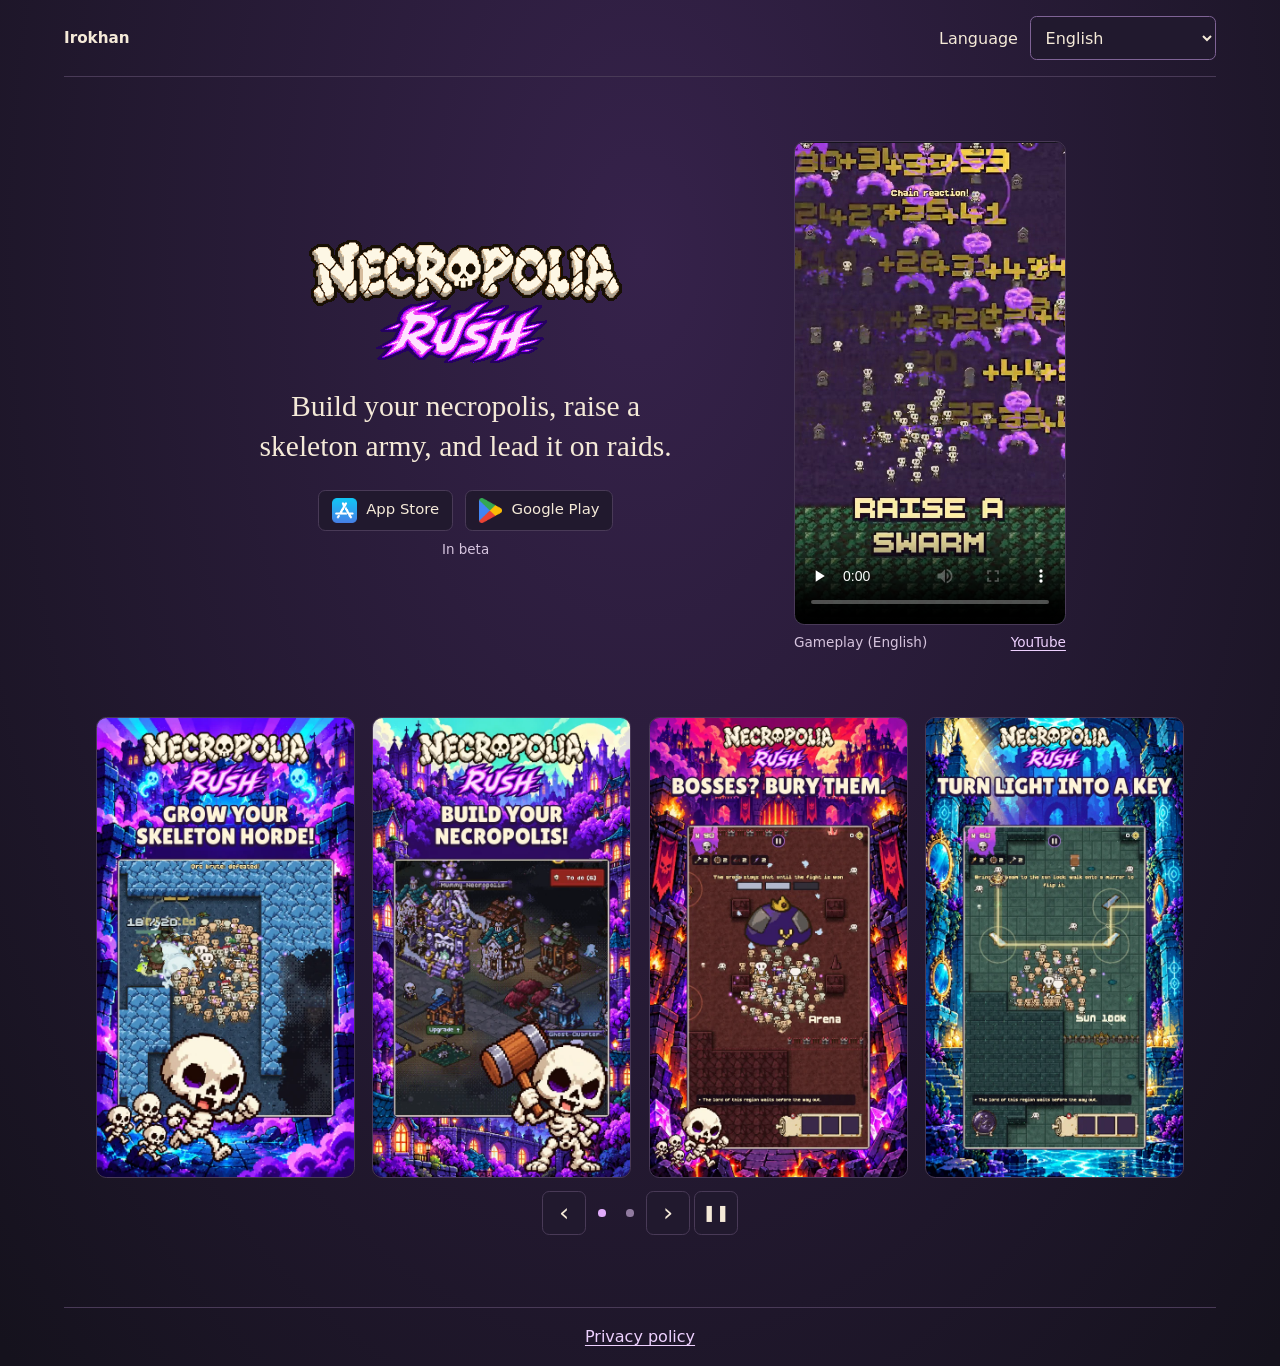
<file: index.html>
<!doctype html>
<html lang="en">
<head>
  <meta charset="utf-8">
  <meta name="viewport" content="width=device-width, initial-scale=1">
  <meta name="description" content="Build your necropolis, raise a skeleton army, and lead it on raids.">
  <meta name="theme-color" content="#15121d">
  <title>Necropolia Rush · Irokhan</title>
  <link rel="stylesheet" href="styles.css?v=trailer">
  <script src="carousel.js" defer></script>
  <script src="languages.js?v=trailer" defer></script>
</head>
<body>
  <header class="site-header">
    <a class="brand" href="./">Irokhan</a>
    <div id="language-controls" hidden>
      <label for="language" id="language-label">Language</label>
      <select id="language"></select>
    </div>
  </header>
  <main class="home">
    <div class="showcase">
      <div class="hero">
        <h1><img src="necropolia-rush.png" width="325" height="135" alt="Necropolia Rush"></h1>
        <p class="intro" id="intro">Build your necropolis, raise a skeleton army, and lead it on raids.</p>
        <div class="platforms">
          <span class="platform"><img src="screens/app-store.png" width="25" height="25" alt="">App Store</span>
          <span class="platform"><img src="screens/google-play.png" width="23" height="25" alt="">Google Play</span>
        </div>
        <p class="release-status" id="release-status">In beta</p>
      </div>
      <figure class="trailer">
        <video id="gameplay" controls playsinline preload="none" poster="gameplay-poster.jpg"
               width="720" height="1280" aria-labelledby="trailer-label">
          <source src="gameplay-en.mp4" type="video/mp4">
        </video>
        <figcaption>
          <span id="trailer-label">Gameplay (English)</span>
          <a href="https://www.youtube.com/shorts/objVRK7YWBU">YouTube</a>
        </figcaption>
      </figure>
    </div>
    <section class="gallery" id="carousel" aria-label="Screenshots" hidden>
      <div class="carousel-viewport" id="screenshots"></div>
      <div class="carousel-controls">
        <button class="carousel-button" id="carousel-prev" type="button" aria-label="Previous">
          <span aria-hidden="true">‹</span>
        </button>
        <div class="carousel-dots" id="carousel-dots"></div>
        <button class="carousel-button" id="carousel-next" type="button" aria-label="Next">
          <span aria-hidden="true">›</span>
        </button>
        <button class="carousel-button carousel-rotation" id="carousel-play" type="button" aria-label="Pause autoplay">
          <span aria-hidden="true"></span>
        </button>
      </div>
    </section>
  </main>
  <footer class="site-footer">
    <a id="privacy-link" href="privacy.html">Privacy policy</a>
  </footer>
</body>
</html>
</file>
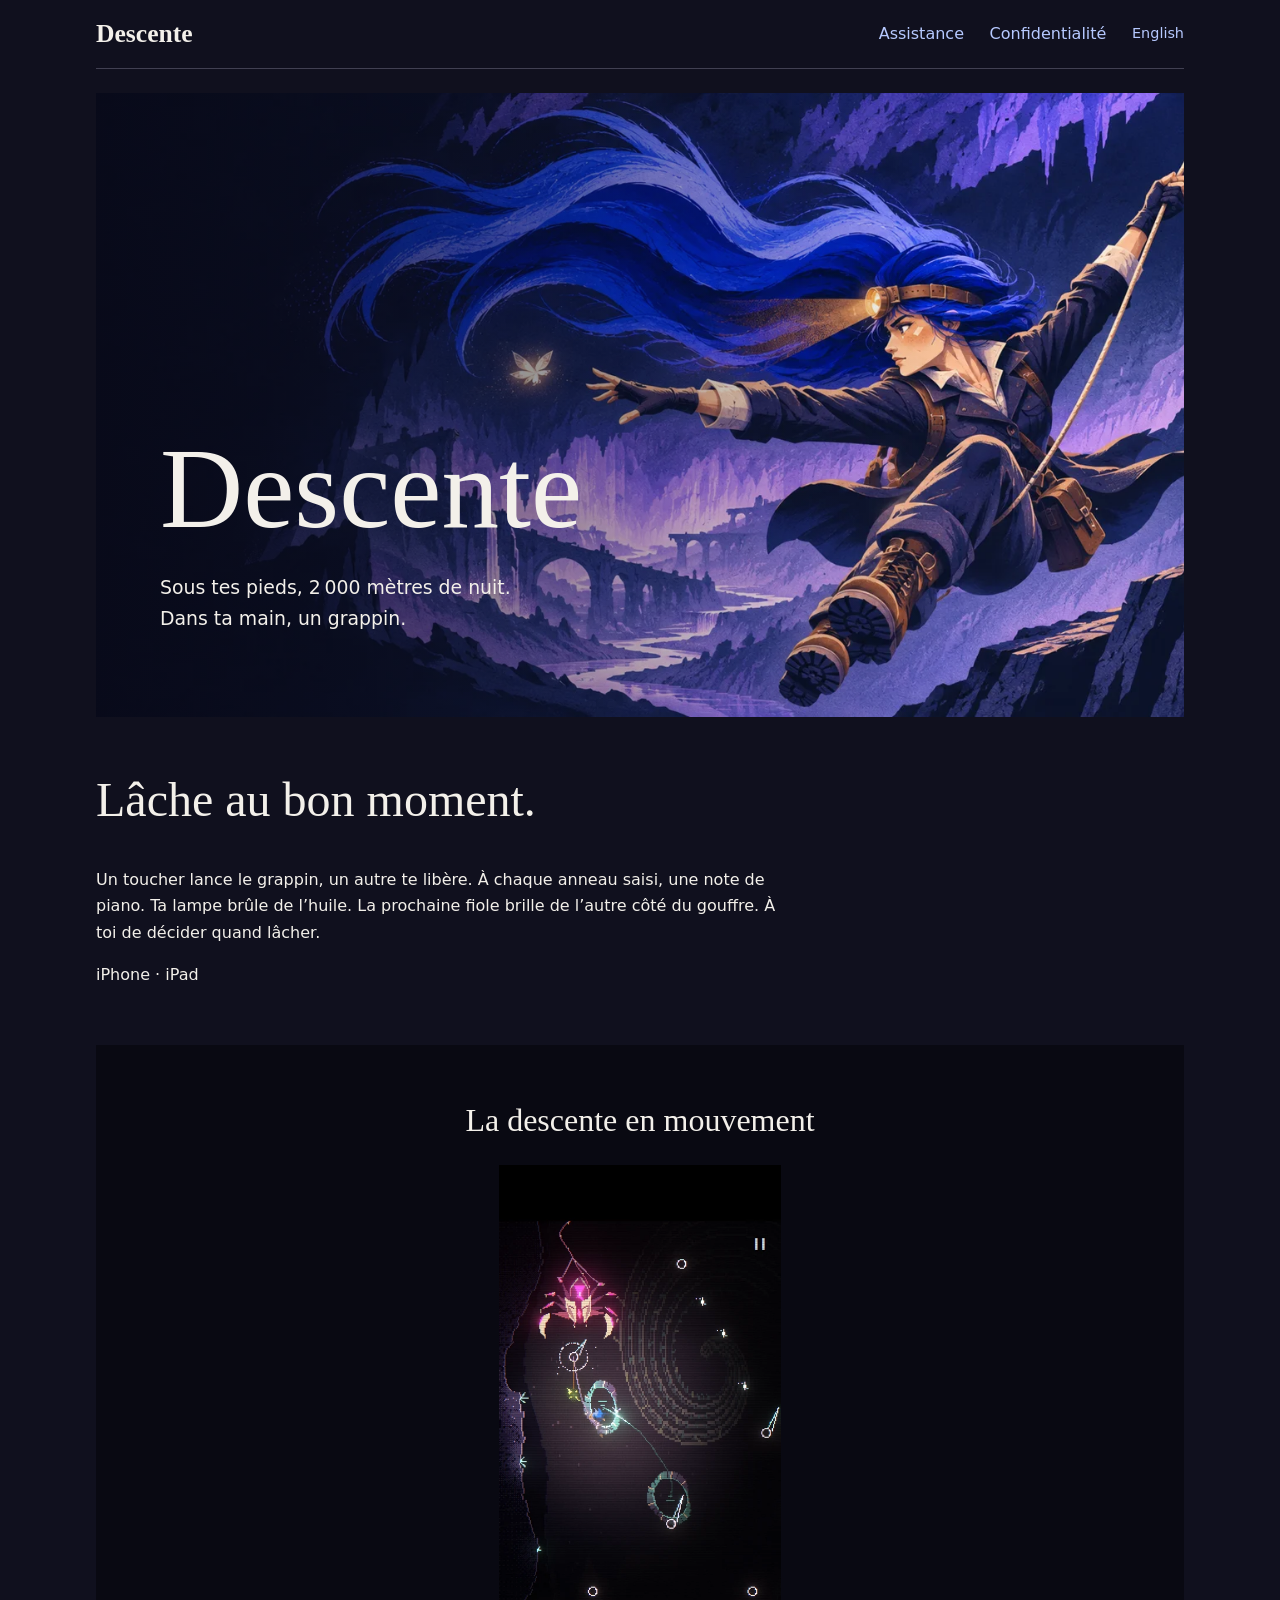
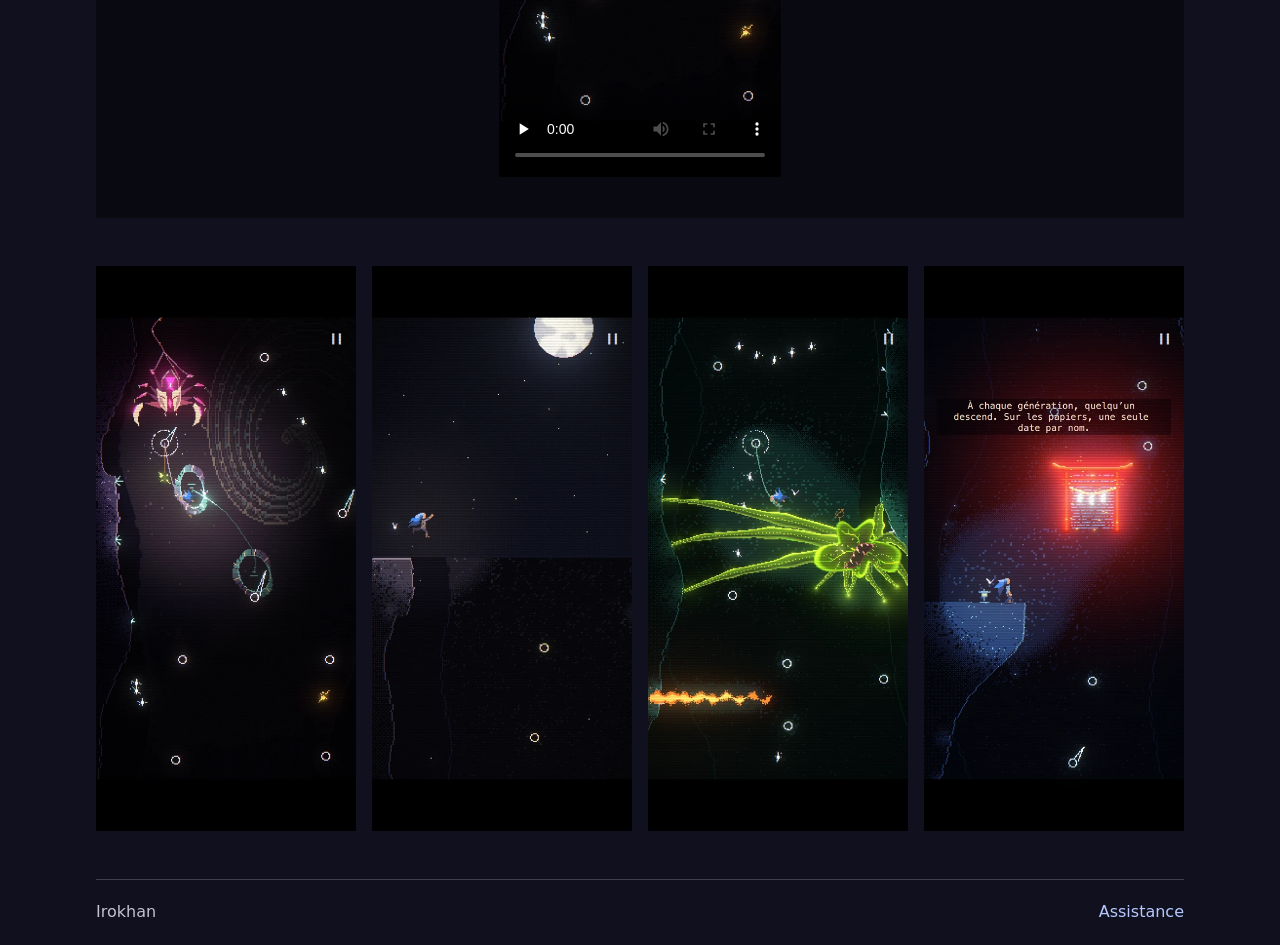
<file: descente/index.html>
<!doctype html><html lang="fr"><head><meta charset="utf-8"><meta name="viewport" content="width=device-width, initial-scale=1"><title>Descente · Irokhan</title><meta name="description" content="Sous tes pieds, 2 000 mètres de nuit. Dans ta main, un grappin."><link rel="stylesheet" href="assets/site.css"></head><body><header class="wrap"><a class="brand" href="index.html">Descente</a><nav><a href="support.html">Assistance</a><a href="privacy.html">Confidentialité</a><a class="language" href="en/index.html" lang="en">English</a></nav></header><main class="wrap"><section class="hero"><div><h1>Descente</h1><p>Sous tes pieds, 2 000 mètres de nuit. Dans ta main, un grappin.</p></div></section><section class="copy"><h2>Lâche au bon moment.</h2><p>Un toucher lance le grappin, un autre te libère. À chaque anneau saisi, une note de piano. Ta lampe brûle de l’huile. La prochaine fiole brille de l’autre côté du gouffre. À toi de décider quand lâcher.</p><p>iPhone · iPad</p></section><section class="trailer" id="trailer"><h2>La descente en mouvement</h2><video controls playsinline preload="none" poster="assets/fr-1.webp" aria-label="La descente en mouvement"><source src="assets/app-preview-en.mp4" type="video/mp4"></video></section><div class="gallery"><a href="assets/fr-1.webp"><img width="480" height="1043" loading="lazy" src="assets/fr-1.webp" alt="Suspendue au grappin sous la toile violette"></a><a href="assets/fr-2.webp"><img width="480" height="1043" loading="lazy" src="assets/fr-2.webp" alt="Le premier saut, sous la lune"></a><a href="assets/fr-3.webp"><img width="480" height="1043" loading="lazy" src="assets/fr-3.webp" alt="Balancement entre les filaments verts"></a><a href="assets/fr-4.webp"><img width="480" height="1043" loading="lazy" src="assets/fr-4.webp" alt="L’apparition du torii rouge"></a></div></main><footer class="wrap"><span>Irokhan</span><a href="support.html">Assistance</a></footer></body></html>
</file>
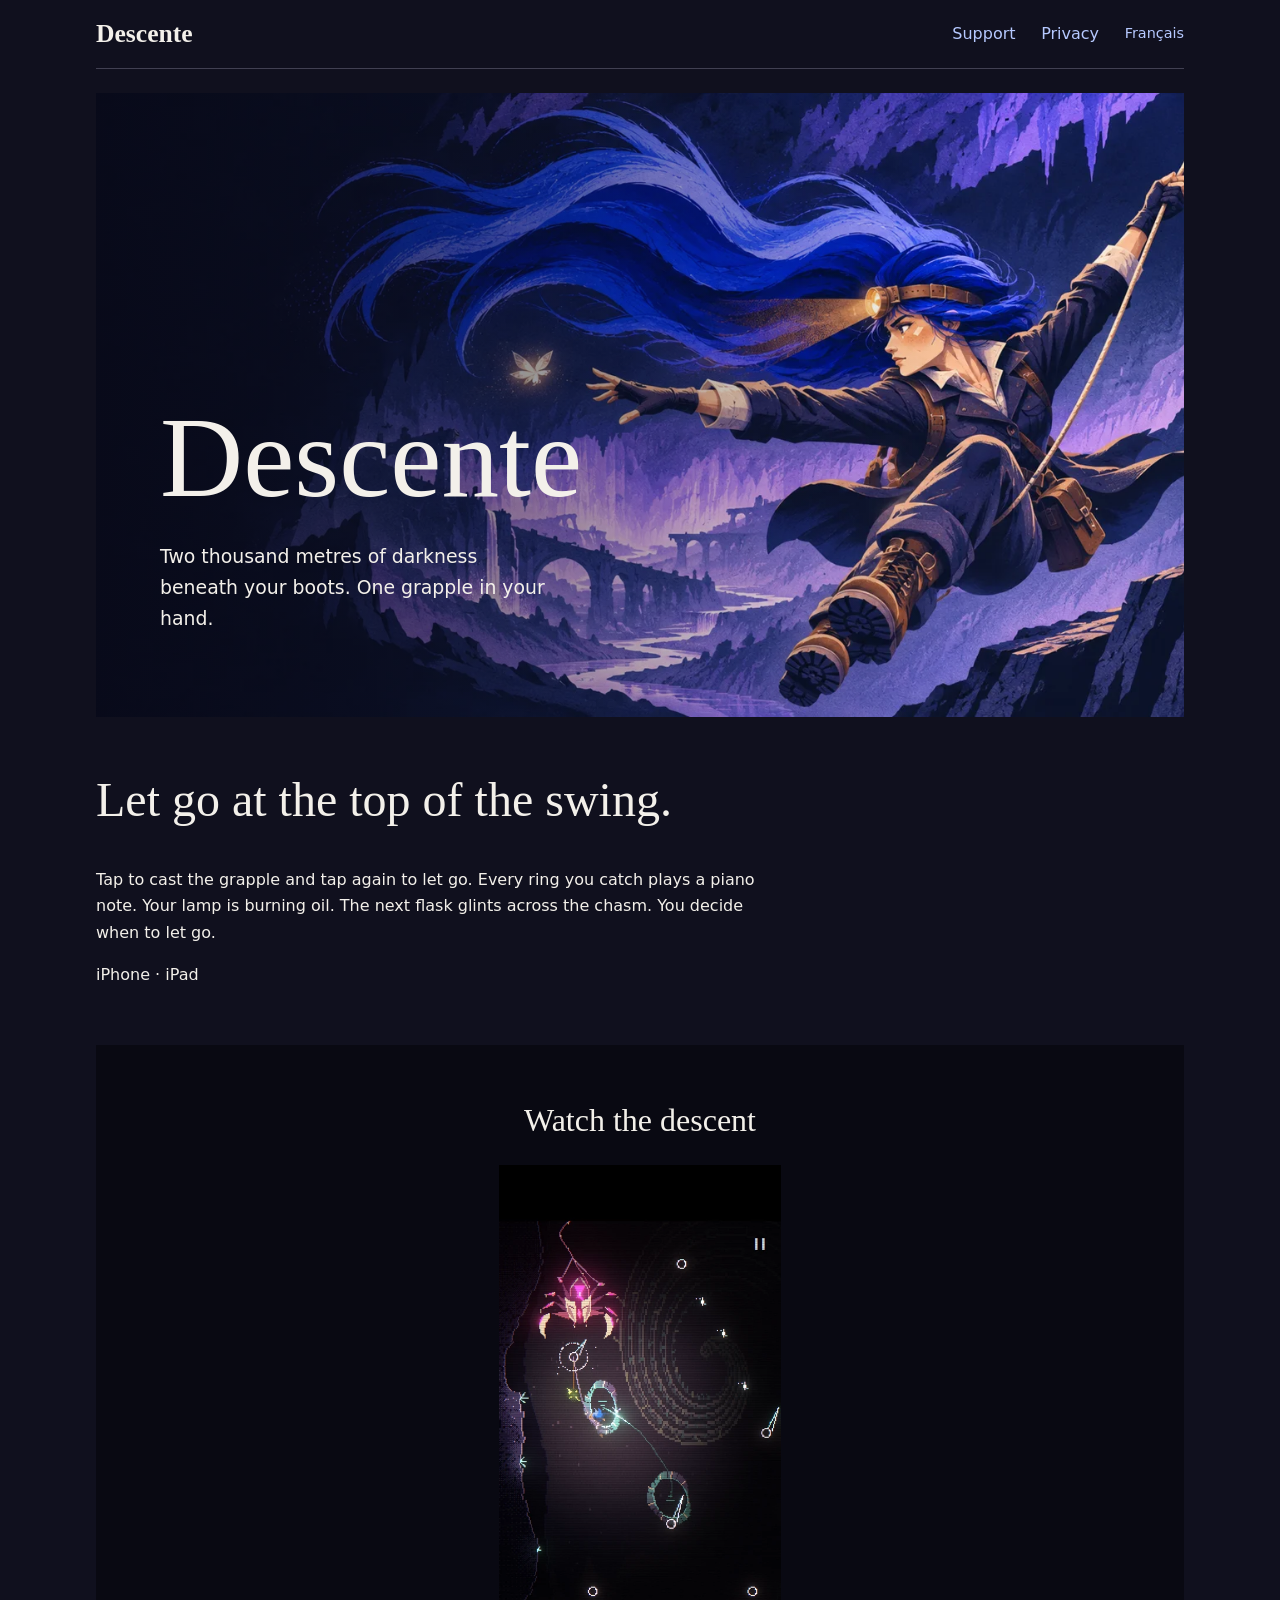
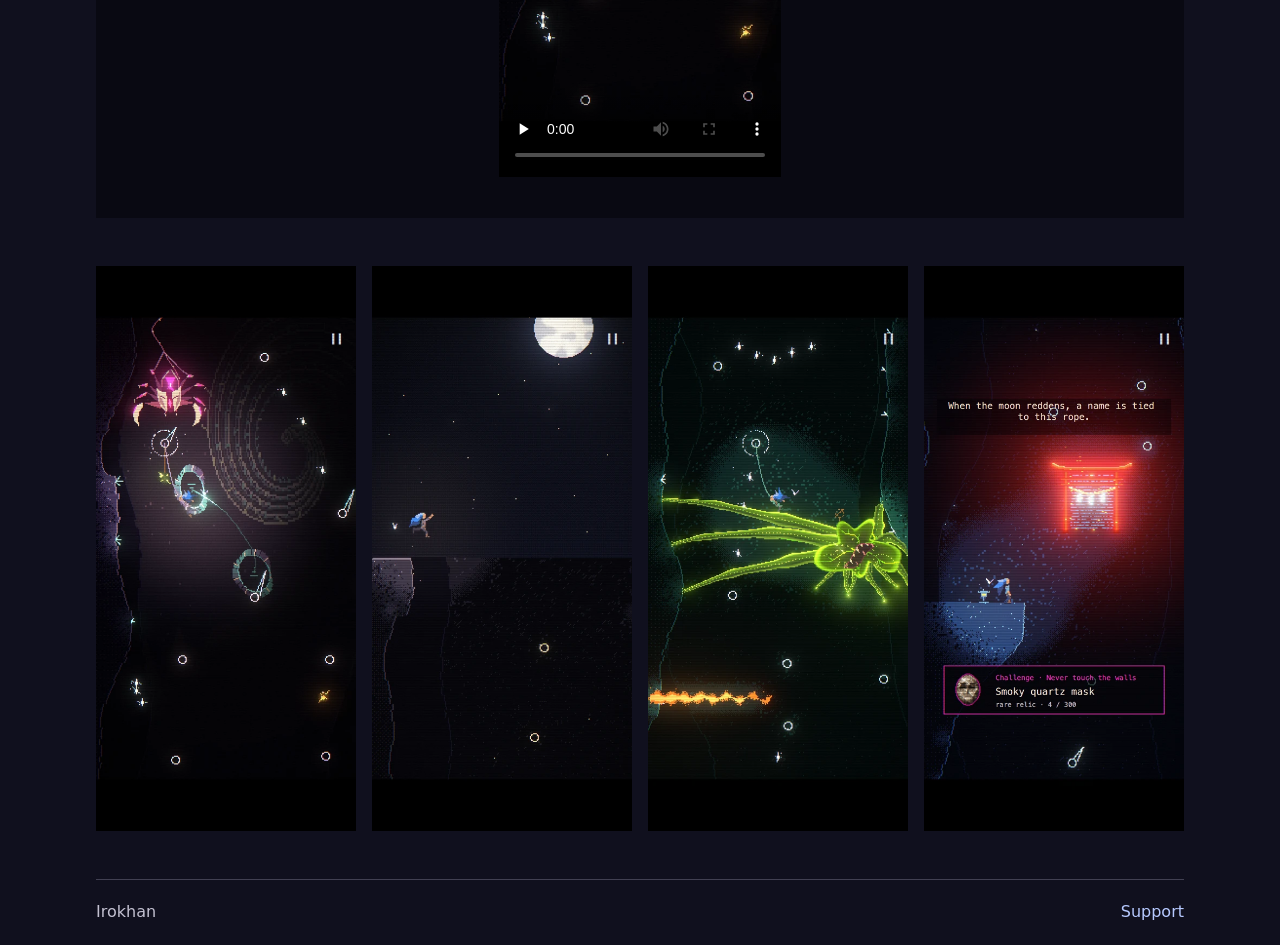
<file: descente/en/index.html>
<!doctype html><html lang="en"><head><meta charset="utf-8"><meta name="viewport" content="width=device-width, initial-scale=1"><title>Descente · Irokhan</title><meta name="description" content="Two thousand metres of darkness beneath your boots. One grapple in your hand."><link rel="stylesheet" href="../assets/site.css"></head><body><header class="wrap"><a class="brand" href="index.html">Descente</a><nav><a href="support.html">Support</a><a href="privacy.html">Privacy</a><a class="language" href="../index.html" lang="fr">Français</a></nav></header><main class="wrap"><section class="hero"><div><h1>Descente</h1><p>Two thousand metres of darkness beneath your boots. One grapple in your hand.</p></div></section><section class="copy"><h2>Let go at the top of the swing.</h2><p>Tap to cast the grapple and tap again to let go. Every ring you catch plays a piano note. Your lamp is burning oil. The next flask glints across the chasm. You decide when to let go.</p><p>iPhone · iPad</p></section><section class="trailer" id="trailer"><h2>Watch the descent</h2><video controls playsinline preload="none" poster="../assets/en-1.webp" aria-label="Watch the descent"><source src="../assets/app-preview-en.mp4" type="video/mp4"></video></section><div class="gallery"><a href="../assets/en-1.webp"><img width="480" height="1043" loading="lazy" src="../assets/en-1.webp" alt="A grapple swing beneath the violet web"></a><a href="../assets/en-2.webp"><img width="480" height="1043" loading="lazy" src="../assets/en-2.webp" alt="The first leap in the moonlight"></a><a href="../assets/en-3.webp"><img width="480" height="1043" loading="lazy" src="../assets/en-3.webp" alt="A swing among green tendrils"></a><a href="../assets/en-4.webp"><img width="480" height="1043" loading="lazy" src="../assets/en-4.webp" alt="The red torii appearing at a rest stop"></a></div></main><footer class="wrap"><span>Irokhan</span><a href="support.html">Support</a></footer></body></html>
</file>
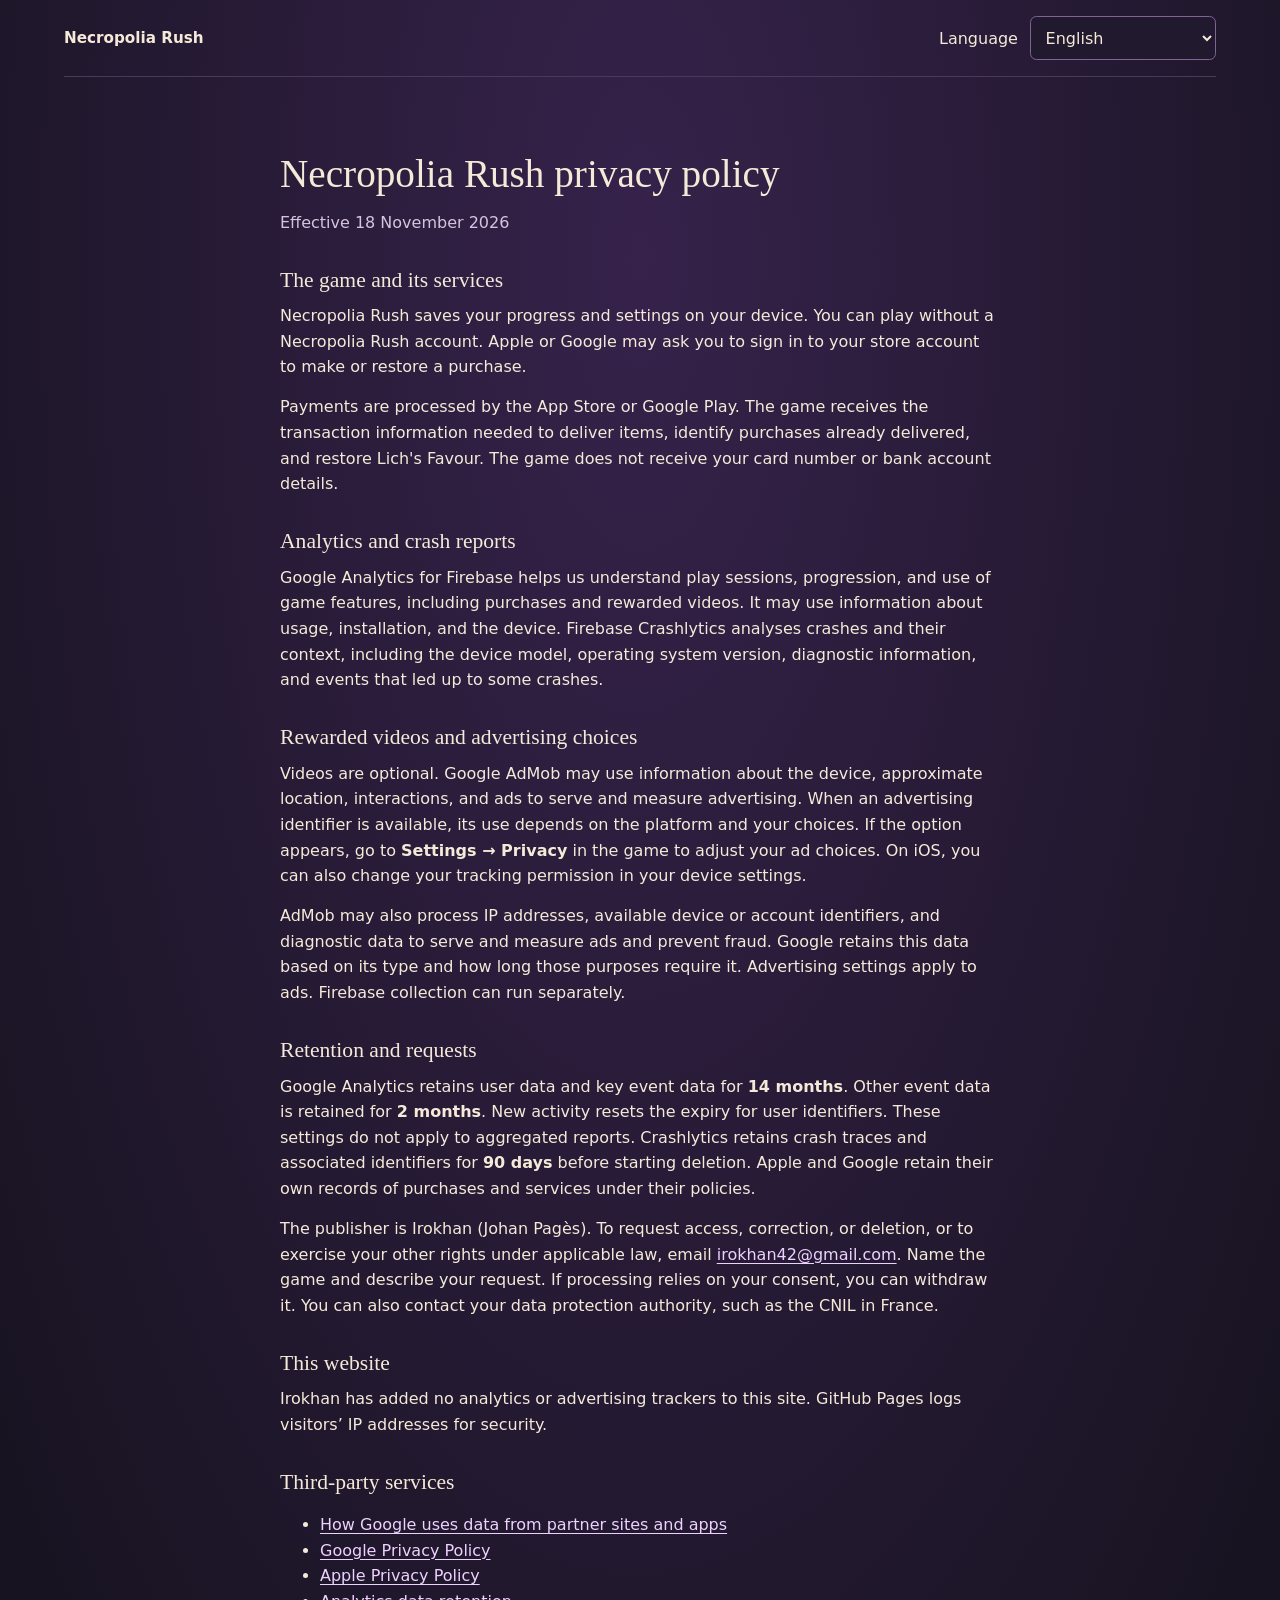
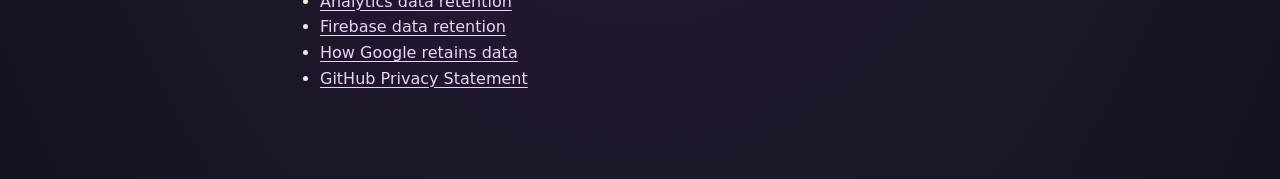
<file: privacy.html>
<!doctype html>
<html lang="en">
<head>
  <meta charset="utf-8">
  <meta name="viewport" content="width=device-width, initial-scale=1">
  <meta name="theme-color" content="#15121d">
  <title>Necropolia Rush privacy policy</title>
  <link rel="stylesheet" href="styles.css">
  <script src="languages.js" defer></script>
</head>
<body>
  <header class="site-header">
    <a class="brand" href="./">Necropolia Rush</a>
    <div id="language-controls" hidden>
      <label for="language" id="language-label">Language</label>
      <select id="language"></select>
    </div>
  </header>
  <main class="policy">
    <article data-policy lang="en">
      <h1>Necropolia Rush privacy policy</h1>
      <p class="revision"><time datetime="2026-11-18">Effective 18 November 2026</time></p>
      <h2>The game and its services</h2>
      <p>Necropolia Rush saves your progress and settings on your device. You can play without a Necropolia Rush account. Apple or Google may ask you to sign in to your store account to make or restore a purchase.</p>
      <p>Payments are processed by the App Store or Google Play. The game receives the transaction information needed to deliver items, identify purchases already delivered, and restore Lich&#x27;s Favour. The game does not receive your card number or bank account details.</p>
      <h2>Analytics and crash reports</h2>
      <p>Google Analytics for Firebase helps us understand play sessions, progression, and use of game features, including purchases and rewarded videos. It may use information about usage, installation, and the device. Firebase Crashlytics analyses crashes and their context, including the device model, operating system version, diagnostic information, and events that led up to some crashes.</p>
      <h2>Rewarded videos and advertising choices</h2>
      <p>Videos are optional. Google AdMob may use information about the device, approximate location, interactions, and ads to serve and measure advertising. When an advertising identifier is available, its use depends on the platform and your choices. If the option appears, go to <strong>Settings → Privacy</strong> in the game to adjust your ad choices. On iOS, you can also change your tracking permission in your device settings.</p>
      <p>AdMob may also process IP addresses, available device or account identifiers, and diagnostic data to serve and measure ads and prevent fraud. Google retains this data based on its type and how long those purposes require it. Advertising settings apply to ads. Firebase collection can run separately.</p>
      <h2>Retention and requests</h2>
      <p>Google Analytics retains user data and key event data for <strong>14 months</strong>. Other event data is retained for <strong>2 months</strong>. New activity resets the expiry for user identifiers. These settings do not apply to aggregated reports. Crashlytics retains crash traces and associated identifiers for <strong>90 days</strong> before starting deletion. Apple and Google retain their own records of purchases and services under their policies.</p>
      <p>The publisher is Irokhan (Johan Pagès). To request access, correction, or deletion, or to exercise your other rights under applicable law, email <a href="mailto:irokhan42@gmail.com">irokhan42@gmail.com</a>. Name the game and describe your request. If processing relies on your consent, you can withdraw it. You can also contact your data protection authority, such as the CNIL in France.</p>
      <h2>This website</h2>
      <p>Irokhan has added no analytics or advertising trackers to this site. GitHub Pages logs visitors’ IP addresses for security.</p>
      <h2>Third-party services</h2>
      <ul>
        <li><a href="https://policies.google.com/technologies/partner-sites">How Google uses data from partner sites and apps</a></li>
        <li><a href="https://policies.google.com/privacy">Google Privacy Policy</a></li>
        <li><a href="https://www.apple.com/legal/privacy/">Apple Privacy Policy</a></li>
        <li><a href="https://support.google.com/analytics/answer/7667196">Analytics data retention</a></li>
        <li><a href="https://firebase.google.com/support/privacy">Firebase data retention</a></li>
        <li><a href="https://policies.google.com/technologies/retention">How Google retains data</a></li>
        <li><a href="https://docs.github.com/en/site-policy/privacy-policies/github-general-privacy-statement">GitHub Privacy Statement</a></li>
      </ul>
    </article>
    <article data-policy lang="fr" hidden>
      <h1>Politique de confidentialité de Necropolia Rush</h1>
      <p class="revision"><time datetime="2026-11-18">En vigueur le 18 novembre 2026</time></p>
      <h2>Le jeu et ses services</h2>
      <p>Necropolia Rush sauvegarde ta progression et tes réglages sur ton appareil. Tu peux jouer sans créer un compte Necropolia Rush. Les boutiques Apple et Google peuvent te demander de te connecter à leur propre compte pour effectuer ou restaurer un achat.</p>
      <p>Les paiements passent par l&#x27;App Store ou Google Play. Le jeu reçoit les informations de transaction nécessaires pour livrer les articles, reconnaître les achats déjà livrés et restaurer la Faveur de la Liche. Le jeu ne reçoit pas tes numéros de carte ni tes coordonnées bancaires.</p>
      <h2>Mesure d&#x27;audience et pannes</h2>
      <p>Google Analytics pour Firebase nous aide à comprendre les sessions, la progression et l&#x27;usage des fonctions du jeu, dont les achats et les vidéos récompensées. Des informations sur l&#x27;usage, l&#x27;installation et l&#x27;appareil peuvent être utilisées à cette fin. Firebase Crashlytics analyse les pannes et leur contexte, y compris le modèle de l&#x27;appareil, la version du système, des informations de diagnostic et des événements précédant certaines pannes.</p>
      <h2>Vidéos récompensées et choix publicitaires</h2>
      <p>Les vidéos sont facultatives. Google AdMob peut utiliser des informations sur l&#x27;appareil, la localisation approximative, les interactions et les annonces pour diffuser et mesurer les publicités. Lorsque l&#x27;identifiant publicitaire est disponible, son utilisation dépend de la plateforme et de tes choix. Lorsque l&#x27;option est proposée, ouvre Réglages → Confidentialité dans le jeu pour ajuster tes choix publicitaires. Sous iOS, tu peux aussi modifier l&#x27;autorisation de suivi dans les réglages de l&#x27;appareil.</p>
      <p>AdMob peut aussi traiter l’adresse IP, des identifiants d’appareil ou de compte disponibles et des données de diagnostic pour la diffusion, la mesure et la prévention de la fraude. Google conserve ces données selon leur nature et la durée nécessaire à ces usages. Les réglages publicitaires agissent sur les annonces. La collecte Firebase peut fonctionner séparément.</p>
      <h2>Conservation et demandes</h2>
      <p>Google Analytics conserve les données utilisateur et celles des événements clés <strong>14 mois</strong>. Les autres données d’événement sont conservées <strong>2 mois</strong>. Pour les identifiants utilisateur, une nouvelle activité repousse l’expiration. Ces réglages ne s’appliquent pas aux rapports agrégés. Crashlytics garde les traces de plantage et les identifiants associés <strong>90 jours</strong> avant d’entamer leur suppression. Apple et Google conservent leurs propres historiques d’achat et de service selon leurs règles.</p>
      <p>L’éditeur est Irokhan (Johan Pagès). Pour demander l’accès, la rectification ou l’effacement de tes données, ou exercer tes autres droits selon la loi applicable, écris à <a href="mailto:irokhan42@gmail.com">irokhan42@gmail.com</a>. Indique le jeu et le type de demande. Lorsque le traitement repose sur ton consentement, tu peux le retirer. Tu peux aussi saisir l’autorité de protection des données de ton pays, par exemple la CNIL en France.</p>
      <h2>Ce site</h2>
      <p>Ce site ne contient aucun traceur d’audience ou publicitaire ajouté par Irokhan. GitHub Pages journalise l’adresse IP des visiteurs à des fins de sécurité.</p>
      <h2>Services tiers</h2>
      <ul>
        <li><a href="https://policies.google.com/technologies/partner-sites?hl=fr">Utilisation des données par Google sur les sites et applications partenaires</a></li>
        <li><a href="https://policies.google.com/privacy?hl=fr">Politique de confidentialité de Google</a></li>
        <li><a href="https://www.apple.com/legal/privacy/fr-ww/">Politique de confidentialité d&#x27;Apple</a></li>
        <li><a href="https://support.google.com/analytics/answer/7667196">Conservation des données Analytics</a></li>
        <li><a href="https://firebase.google.com/support/privacy">Conservation des données dans Firebase</a></li>
        <li><a href="https://policies.google.com/technologies/retention">Conservation des données par Google</a></li>
        <li><a href="https://docs.github.com/en/site-policy/privacy-policies/github-general-privacy-statement">Déclaration de confidentialité de GitHub</a></li>
      </ul>
    </article>
    <article data-policy lang="es" hidden>
      <h1>Política de privacidad de Necropolia Rush</h1>
      <p class="revision"><time datetime="2026-11-18">En vigor desde el 18 de noviembre de 2026</time></p>
      <h2>El juego y sus servicios</h2>
      <p>Necropolia Rush guarda tu progreso y tus ajustes en tu dispositivo. Puedes jugar sin crear una cuenta de Necropolia Rush. Apple o Google pueden pedirte que inicies sesión en tu cuenta de la tienda para realizar o restaurar una compra.</p>
      <p>Los pagos se realizan a través del App Store o Google Play. El juego recibe los datos de transacción necesarios para entregar los artículos, reconocer compras ya entregadas y restaurar el Favor del Liche. El juego no recibe tu número de tarjeta ni tus datos bancarios.</p>
      <h2>Análisis de uso e informes de fallos</h2>
      <p>Google Analytics para Firebase nos ayuda a entender las sesiones, el progreso y el uso de las funciones del juego, incluidas las compras y los vídeos con recompensa. Puede utilizar datos de uso, instalación y del dispositivo. Firebase Crashlytics analiza los fallos y su contexto, como el modelo de dispositivo, la versión del sistema operativo, los datos de diagnóstico y los eventos previos a algunos fallos.</p>
      <h2>Vídeos con recompensa y opciones de publicidad</h2>
      <p>Ver vídeos es opcional. Google AdMob puede utilizar datos sobre el dispositivo, la ubicación aproximada, las interacciones y los anuncios para mostrar anuncios y medir su rendimiento. Cuando hay un identificador publicitario disponible, su uso depende de la plataforma y tus preferencias. Si aparece la opción, abre <strong>Ajustes → Privacidad</strong> en el juego para modificar tus preferencias de publicidad. En iOS, también puedes cambiar el permiso de seguimiento en los ajustes del dispositivo.</p>
      <p>AdMob también puede tratar la dirección IP, los identificadores de dispositivo o de cuenta disponibles y los datos de diagnóstico para mostrar anuncios, medir su rendimiento y prevenir fraudes. Google conserva estos datos según su tipo y el tiempo que requieran estos fines. Los ajustes de publicidad se aplican a los anuncios. La recopilación de Firebase puede funcionar por separado.</p>
      <h2>Conservación de datos y solicitudes</h2>
      <p>Google Analytics conserva los datos de usuarios y de eventos clave durante <strong>14 meses</strong>. Los demás datos de eventos se conservan durante <strong>2 meses</strong>. Una nueva actividad reinicia el plazo para los identificadores de usuario. Estos ajustes no se aplican a los informes agregados. Crashlytics conserva las trazas de fallos y los identificadores asociados durante <strong>90 días</strong> antes de iniciar su eliminación. Apple y Google conservan sus propios registros de compras y servicios según sus políticas.</p>
      <p>El editor es Irokhan (Johan Pagès). Para solicitar el acceso, la rectificación o la eliminación de tus datos, o ejercer otros derechos según la ley aplicable, escribe a <a href="mailto:irokhan42@gmail.com">irokhan42@gmail.com</a>. Indica el juego y el tipo de solicitud. Si el tratamiento se basa en tu consentimiento, puedes retirarlo. También puedes recurrir a tu autoridad de protección de datos, como la CNIL en Francia.</p>
      <h2>Este sitio web</h2>
      <p>Irokhan no ha añadido rastreadores de uso ni de publicidad a este sitio. GitHub Pages registra las direcciones IP de los visitantes por motivos de seguridad.</p>
      <h2>Servicios de terceros</h2>
      <ul>
        <li><a href="https://policies.google.com/technologies/partner-sites">Cómo usa Google los datos de sitios web y aplicaciones de sus partners</a></li>
        <li><a href="https://policies.google.com/privacy">Política de Privacidad de Google</a></li>
        <li><a href="https://www.apple.com/legal/privacy/">Política de privacidad de Apple</a></li>
        <li><a href="https://support.google.com/analytics/answer/7667196">Conservación de datos de Analytics</a></li>
        <li><a href="https://firebase.google.com/support/privacy">Conservación de datos de Firebase</a></li>
        <li><a href="https://policies.google.com/technologies/retention">Cómo conserva Google los datos</a></li>
        <li><a href="https://docs.github.com/en/site-policy/privacy-policies/github-general-privacy-statement">Declaración de privacidad de GitHub</a></li>
      </ul>
    </article>
    <article data-policy lang="pt-BR" hidden>
      <h1>Política de privacidade de Necropolia Rush</h1>
      <p class="revision"><time datetime="2026-11-18">Em vigor desde 18 de novembro de 2026</time></p>
      <h2>O jogo e seus serviços</h2>
      <p>Necropolia Rush salva seu progresso e suas configurações no seu dispositivo. Você pode jogar sem criar uma conta de Necropolia Rush. A Apple ou o Google podem pedir que você entre na sua conta da loja para fazer ou restaurar uma compra.</p>
      <p>Os pagamentos são processados pela App Store ou pelo Google Play. O jogo recebe os dados de transação necessários para entregar itens, identificar compras já entregues e restaurar o Favor do Lich. O jogo não recebe seu número de cartão nem seus dados bancários.</p>
      <h2>Análise de uso e relatórios de falhas</h2>
      <p>O Google Analytics para Firebase nos ajuda a entender as sessões, o progresso e o uso dos recursos do jogo, incluindo compras e vídeos premiados. Ele pode utilizar dados de uso, instalação e do dispositivo. O Firebase Crashlytics analisa falhas e seu contexto, incluindo o modelo do dispositivo, a versão do sistema operacional, dados de diagnóstico e eventos anteriores a algumas falhas.</p>
      <h2>Vídeos premiados e preferências de publicidade</h2>
      <p>Assistir a vídeos é opcional. O Google AdMob pode usar dados do dispositivo, da localização aproximada, das interações e dos anúncios para exibir anúncios e medir seu desempenho. Quando há um identificador de publicidade disponível, seu uso depende da plataforma e das suas escolhas. Se a opção estiver disponível, abra <strong>Configurações → Privacidade</strong> no jogo para alterar suas preferências de publicidade. No iOS, você também pode alterar a permissão de rastreamento nas configurações do dispositivo.</p>
      <p>O AdMob também pode tratar endereços IP, identificadores disponíveis do dispositivo ou da conta e dados de diagnóstico para exibir anúncios, medir o desempenho e prevenir fraudes. O Google retém esses dados conforme o tipo e o tempo necessário para essas finalidades. As configurações de publicidade se aplicam aos anúncios. A coleta do Firebase pode funcionar separadamente.</p>
      <h2>Retenção e solicitações</h2>
      <p>O Google Analytics retém os dados de usuários e de eventos principais por <strong>14 meses</strong>. Os demais dados de eventos são retidos por <strong>2 meses</strong>. Uma nova atividade reinicia o prazo dos identificadores de usuário. Essas configurações não se aplicam a relatórios agregados. O Crashlytics retém rastros de falhas e identificadores associados por <strong>90 dias</strong> antes de iniciar a exclusão. A Apple e o Google mantêm seus próprios registros de compras e serviços conforme suas políticas.</p>
      <p>A publicadora é Irokhan (Johan Pagès). Para solicitar acesso, correção ou exclusão de dados, ou exercer outros direitos previstos na legislação aplicável, escreva para <a href="mailto:irokhan42@gmail.com">irokhan42@gmail.com</a>. Informe o nome do jogo e o tipo de solicitação. Quando o tratamento depender do seu consentimento, você poderá revogá-lo. Você também pode entrar em contato com a autoridade de proteção de dados competente.</p>
      <h2>Este site</h2>
      <p>A Irokhan não adicionou rastreadores de análise de uso ou publicidade a este site. O GitHub Pages registra os endereços IP dos visitantes por motivos de segurança.</p>
      <h2>Serviços de terceiros</h2>
      <ul>
        <li><a href="https://policies.google.com/technologies/partner-sites">Como o Google usa dados de sites e apps parceiros</a></li>
        <li><a href="https://policies.google.com/privacy">Política de Privacidade do Google</a></li>
        <li><a href="https://www.apple.com/legal/privacy/">Política de Privacidade da Apple</a></li>
        <li><a href="https://support.google.com/analytics/answer/7667196">Retenção de dados do Analytics</a></li>
        <li><a href="https://firebase.google.com/support/privacy">Retenção de dados do Firebase</a></li>
        <li><a href="https://policies.google.com/technologies/retention">Como o Google retém dados</a></li>
        <li><a href="https://docs.github.com/en/site-policy/privacy-policies/github-general-privacy-statement">Declaração de privacidade do GitHub</a></li>
      </ul>
    </article>
    <article data-policy lang="de" hidden>
      <h1>Datenschutzerklärung für Necropolia Rush</h1>
      <p class="revision"><time datetime="2026-11-18">Gültig ab 18. November 2026</time></p>
      <h2>Das Spiel und seine Dienste</h2>
      <p>Necropolia Rush speichert deinen Spielfortschritt und deine Einstellungen auf deinem Gerät. Du kannst ohne ein Konto für Necropolia Rush spielen. Für Käufe oder die Wiederherstellung von Käufen kann dich Apple oder Google bitten, dich in deinem Store-Konto anzumelden.</p>
      <p>Zahlungen werden über den App Store oder Google Play abgewickelt. Das Spiel erhält die Transaktionsdaten, die es benötigt, um Artikel bereitzustellen, bereits bereitgestellte Käufe zu erkennen und die Gunst des Lichs wiederherzustellen. Deine Kartennummer und Bankverbindung erhält das Spiel nicht.</p>
      <h2>Nutzungsanalyse und Absturzberichte</h2>
      <p>Google Analytics für Firebase hilft uns, Spielsitzungen, Fortschritt und die Nutzung von Spielfunktionen besser zu verstehen. Dazu gehören Käufe und Videos mit Prämie. Hierfür können Angaben zur Nutzung, zur Installation und zum Gerät verwendet werden. Firebase Crashlytics analysiert Abstürze und die Begleitumstände, darunter Gerätemodell, Betriebssystemversion, Diagnosedaten und Ereignisse vor manchen Abstürzen.</p>
      <h2>Videos mit Prämie und Werbeeinstellungen</h2>
      <p>Das Ansehen der Videos ist freiwillig. Google AdMob kann Informationen über das Gerät, den ungefähren Standort, Interaktionen und Anzeigen verwenden, um Werbung anzuzeigen und deren Leistung zu messen. Wenn eine Werbe-ID verfügbar ist, richtet sich ihre Nutzung nach der Plattform und deinen Einstellungen. Wenn die Option angezeigt wird, kannst du deine Werbeeinstellungen im Spiel unter <strong>Einstellungen → Datenschutz</strong> ändern. Unter iOS kannst du die Tracking-Erlaubnis auch in den Geräteeinstellungen ändern.</p>
      <p>AdMob kann außerdem IP-Adressen, verfügbare Geräte- oder Kontokennungen und Diagnosedaten verarbeiten, um Werbung anzuzeigen, ihre Leistung zu messen und Betrug zu verhindern. Google bewahrt diese Daten je nach Art und erforderlicher Dauer für diese Zwecke auf. Werbeeinstellungen gelten für Anzeigen. Die Datenerfassung durch Firebase kann separat erfolgen.</p>
      <h2>Aufbewahrung und Anfragen</h2>
      <p>Google Analytics bewahrt Nutzerdaten und Daten zu Schlüsselereignissen <strong>14 Monate</strong> auf. Für sonstige Ereignisdaten gilt eine Frist von <strong>2 Monaten</strong>. Jede neue Aktivität setzt die Frist für Nutzerkennungen zurück. Für aggregierte Berichte gelten diese Einstellungen nicht. Crashlytics bewahrt Absturzprotokolle und zugehörige Kennungen <strong>90 Tage</strong> auf, bevor die Löschung beginnt. Apple und Google speichern ihre eigenen Kauf- und Dienstaufzeichnungen entsprechend ihren Richtlinien.</p>
      <p>Herausgeber ist Irokhan (Johan Pagès). Wenn du Auskunft, Berichtigung oder Löschung deiner Daten beantragen oder weitere Rechte nach geltendem Recht ausüben möchtest, schreib an <a href="mailto:irokhan42@gmail.com">irokhan42@gmail.com</a>. Nenne das Spiel und beschreibe dein Anliegen. Beruht die Verarbeitung auf deiner Einwilligung, kannst du sie widerrufen. Du kannst dich auch an deine Datenschutzaufsichtsbehörde wenden.</p>
      <h2>Diese Website</h2>
      <p>Irokhan hat dieser Website keine Analyse- oder Werbetracker hinzugefügt. GitHub Pages protokolliert die IP-Adressen der Besucher zu Sicherheitszwecken.</p>
      <h2>Dienste Dritter</h2>
      <ul>
        <li><a href="https://policies.google.com/technologies/partner-sites">Wie Google Daten von Partner-Websites und -Apps verwendet</a></li>
        <li><a href="https://policies.google.com/privacy">Google-Datenschutzerklärung</a></li>
        <li><a href="https://www.apple.com/legal/privacy/">Apple-Datenschutzrichtlinie</a></li>
        <li><a href="https://support.google.com/analytics/answer/7667196">Datenaufbewahrung in Analytics</a></li>
        <li><a href="https://firebase.google.com/support/privacy">Datenaufbewahrung in Firebase</a></li>
        <li><a href="https://policies.google.com/technologies/retention">Wie Google Daten aufbewahrt</a></li>
        <li><a href="https://docs.github.com/en/site-policy/privacy-policies/github-general-privacy-statement">GitHub-Datenschutzerklärung</a></li>
      </ul>
    </article>
    <article data-policy lang="ja" hidden>
      <h1>Necropolia Rush プライバシーポリシー</h1>
      <p class="revision"><time datetime="2026-11-18">2026年11月18日施行</time></p>
      <h2>ゲームと関連サービス</h2>
      <p>Necropolia Rush は、プレイの進行状況と設定を端末に保存します。Necropolia Rush のアカウントを作らなくてもプレイできます。購入や購入の復元を行う際に、Apple または Google からストアのアカウントへのログインを求められる場合があります。</p>
      <p>支払いは App Store または Google Play で処理されます。ゲームは、アイテムの付与、付与済みの購入の識別、リッチの恩寵の復元に必要な取引情報を受け取ります。カード番号や銀行口座情報を受け取ることはありません。</p>
      <h2>利用状況の分析とクラッシュ報告</h2>
      <p>Google Analytics for Firebase は、プレイセッションやゲームの進行、購入や報酬付き動画を含む機能の利用状況の把握に役立ちます。この目的で、利用状況、インストール、端末に関する情報が使われる場合があります。Firebase Crashlytics は、端末の機種、OS のバージョン、診断情報、一部のクラッシュ前に発生したイベントなど、クラッシュとその前後の状況を分析します。</p>
      <h2>報酬付き動画と広告の設定</h2>
      <p>動画の視聴は任意です。Google AdMob は、広告の配信と効果測定のために、端末、おおよその位置情報、操作、広告に関する情報を使用する場合があります。広告識別子が利用できる場合、その使用はプラットフォームとユーザーの選択によります。項目が表示されている場合は、ゲーム内の <strong>設定 → プライバシー</strong> で広告の設定を変更できます。iOS では端末の設定からトラッキングの許可を変更することもできます。</p>
      <p>AdMob は、広告の配信、効果測定、不正防止のため、IP アドレス、利用可能な端末またはアカウントの識別子、診断情報も処理する場合があります。Google は、データの種類と目的に必要な期間に応じてこれらの情報を保存します。広告設定は広告に適用されます。Firebase のデータ収集は別に行われる場合があります。</p>
      <h2>保存期間とお問い合わせ</h2>
      <p>Google Analytics はユーザーデータとキーイベントのデータを <strong>14か月</strong> 保存します。その他のイベントデータの保存期間は <strong>2か月</strong> です。ユーザー識別子については、新たなアクティビティがあると有効期限が更新されます。これらの設定は集計レポートには適用されません。Crashlytics はクラッシュのトレースと関連する識別子を <strong>90日間</strong> 保存した後、削除を開始します。Apple と Google は、購入とサービスの記録をそれぞれの方針に従って保存します。</p>
      <p>ゲームの提供元は Irokhan（Johan Pagès）です。データの開示、訂正、削除、その他適用法で認められる権利の行使を希望する場合は、ゲーム名とご要望を <a href="mailto:irokhan42@gmail.com">irokhan42@gmail.com</a> にご連絡ください。同意に基づく処理については、その同意を撤回できます。管轄のデータ保護機関に相談することもできます。</p>
      <h2>このウェブサイト</h2>
      <p>Irokhan は、このウェブサイトにアクセス解析や広告のためのトラッカーを追加していません。GitHub Pages は、セキュリティのために訪問者の IP アドレスを記録します。</p>
      <h2>第三者のサービス</h2>
      <ul>
        <li><a href="https://policies.google.com/technologies/partner-sites">Google によるパートナーのサイトやアプリのデータの使用</a></li>
        <li><a href="https://policies.google.com/privacy">Google プライバシーポリシー</a></li>
        <li><a href="https://www.apple.com/legal/privacy/">Apple プライバシーポリシー</a></li>
        <li><a href="https://support.google.com/analytics/answer/7667196">Analytics のデータ保存期間</a></li>
        <li><a href="https://firebase.google.com/support/privacy">Firebase のデータ保存期間</a></li>
        <li><a href="https://policies.google.com/technologies/retention">Google のデータ保存の仕組み</a></li>
        <li><a href="https://docs.github.com/en/site-policy/privacy-policies/github-general-privacy-statement">GitHub プライバシーステートメント</a></li>
      </ul>
    </article>
    <article data-policy lang="ko" hidden>
      <h1>Necropolia Rush 개인정보 처리방침</h1>
      <p class="revision"><time datetime="2026-11-18">2026년 11월 18일부터 시행</time></p>
      <h2>게임 및 관련 서비스</h2>
      <p>Necropolia Rush는 게임 진행 상황과 설정을 기기에 저장합니다. Necropolia Rush 계정 없이 플레이할 수 있습니다. 구매하거나 구매를 복원할 때 Apple 또는 Google이 스토어 계정에 로그인하도록 요청할 수 있습니다.</p>
      <p>결제는 App Store 또는 Google Play에서 처리합니다. 게임은 아이템 지급, 이미 지급한 구매 내역 확인 및 리치의 은총 복원에 필요한 거래 정보를 받습니다. 카드 번호나 은행 계좌 정보는 받지 않습니다.</p>
      <h2>이용 현황 분석 및 비정상 종료 보고</h2>
      <p>Google Analytics for Firebase는 플레이 세션, 진행 상황, 구매 및 보상형 동영상을 포함한 게임 기능의 이용 현황을 파악하는 데 도움이 됩니다. 이를 위해 이용, 설치 및 기기와 관련된 정보가 사용될 수 있습니다. Firebase Crashlytics는 기기 모델, 운영체제 버전, 진단 정보, 일부 비정상 종료 전의 이벤트 등 비정상 종료와 관련 상황을 분석합니다.</p>
      <h2>보상형 동영상 및 광고 설정</h2>
      <p>동영상 시청은 선택 사항입니다. Google AdMob은 광고를 게재하고 성과를 측정하기 위해 기기, 대략적인 위치, 상호작용 및 광고 관련 정보를 사용할 수 있습니다. 광고 식별자를 사용할 수 있는 경우 플랫폼과 사용자의 선택에 따라 사용 방식이 달라집니다. 메뉴가 표시되면 게임에서 <strong>설정 → 개인정보</strong>를 열어 광고 설정을 변경할 수 있습니다. iOS에서는 기기 설정에서 추적 권한을 변경할 수도 있습니다.</p>
      <p>AdMob은 광고 게재, 성과 측정, 사기 방지를 위해 IP 주소, 사용 가능한 기기 또는 계정 식별자, 진단 데이터를 처리할 수도 있습니다. Google은 데이터의 종류와 해당 목적에 필요한 기간에 따라 이를 보관합니다. 광고 설정은 광고에 적용됩니다. Firebase의 데이터 수집은 별도로 이루어질 수 있습니다.</p>
      <h2>보관 및 문의</h2>
      <p>Google Analytics는 사용자 데이터와 주요 이벤트 데이터를 <strong>14개월</strong> 동안 보관합니다. 다른 이벤트 데이터는 <strong>2개월</strong> 동안 보관됩니다. 새 활동이 발생하면 사용자 식별자의 보관 기간이 다시 시작됩니다. 이 설정은 집계 보고서에는 적용되지 않습니다. Crashlytics는 비정상 종료 추적 정보 및 관련 식별자를 <strong>90일</strong> 동안 보관한 후 삭제를 시작합니다. Apple과 Google은 각자의 정책에 따라 구매 및 서비스 기록을 보관합니다.</p>
      <p>배급사는 Irokhan(Johan Pagès)입니다. 데이터 열람, 정정, 삭제를 요청하거나 관련 법률에 따른 기타 권리를 행사하려면 게임 이름과 요청 사항을 <a href="mailto:irokhan42@gmail.com">irokhan42@gmail.com</a>으로 보내 주세요. 동의에 따라 처리되는 경우 동의를 철회할 수 있습니다. 관할 개인정보 보호 기관에 문의할 수도 있습니다.</p>
      <h2>이 웹사이트</h2>
      <p>Irokhan은 이 웹사이트에 이용 현황 분석이나 광고를 위한 추적기를 추가하지 않았습니다. GitHub Pages는 보안을 위해 방문자의 IP 주소를 기록합니다.</p>
      <h2>제3자 서비스</h2>
      <ul>
        <li><a href="https://policies.google.com/technologies/partner-sites">Google이 파트너 사이트 및 앱의 데이터를 사용하는 방식</a></li>
        <li><a href="https://policies.google.com/privacy">Google 개인정보처리방침</a></li>
        <li><a href="https://www.apple.com/legal/privacy/">Apple 개인정보 처리방침</a></li>
        <li><a href="https://support.google.com/analytics/answer/7667196">Analytics 데이터 보관</a></li>
        <li><a href="https://firebase.google.com/support/privacy">Firebase 데이터 보관</a></li>
        <li><a href="https://policies.google.com/technologies/retention">Google의 데이터 보관 방식</a></li>
        <li><a href="https://docs.github.com/en/site-policy/privacy-policies/github-general-privacy-statement">GitHub 개인정보 보호 정책</a></li>
      </ul>
    </article>
    <article data-policy lang="zh-TW" hidden>
      <h1>Necropolia Rush 隱私權政策</h1>
      <p class="revision"><time datetime="2026-11-18">2026 年 11 月 18 日生效</time></p>
      <h2>遊戲及相關服務</h2>
      <p>Necropolia Rush 會將你的遊戲進度和設定儲存在裝置上。你不必建立 Necropolia Rush 帳號就能遊玩。購買或恢復購買項目時，Apple 或 Google 可能會要求你登入商店帳號。</p>
      <p>付款由 App Store 或 Google Play 處理。遊戲會取得發放道具、辨識已發放的購買項目及恢復巫妖的恩寵所需的交易資訊。遊戲不會取得你的信用卡號碼或銀行帳戶資料。</p>
      <h2>使用情況分析與當機報告</h2>
      <p>Google Analytics for Firebase 協助我們瞭解遊戲工作階段、遊戲進度，以及購買、獎勵影片等功能的使用情況。為此，可能會使用與使用情況、安裝和裝置相關的資訊。Firebase Crashlytics 會分析當機及其相關情況，包括裝置型號、作業系統版本、診斷資訊，以及部分當機發生前的事件。</p>
      <h2>獎勵影片與廣告設定</h2>
      <p>你可以自行決定是否觀看影片。Google AdMob 可能會使用裝置、約略位置、互動和廣告資訊來放送廣告及衡量成效。若廣告識別碼可用，是否及如何使用取決於平台與你的選擇。若遊戲提供此選項，可前往 <strong>設定 → 隱私</strong> 調整廣告設定。在 iOS 上，你也可以在裝置設定中變更追蹤權限。</p>
      <p>AdMob 也可能處理 IP 位址、可用的裝置或帳號識別碼，以及診斷資料，用於放送廣告、衡量成效和防範詐欺。Google 會依資料類型及達成這些目的所需的時間保留資料。廣告設定適用於廣告，Firebase 的資料收集可能獨立運作。</p>
      <h2>資料保留與聯絡方式</h2>
      <p>Google Analytics 會將使用者資料及重要事件資料保留 <strong>14 個月</strong>。其他事件資料保留 <strong>2 個月</strong>。若有新活動，使用者識別碼的保留期限會重新計算。這些設定不適用於匯總報表。Crashlytics 會保留當機追蹤資料及相關識別碼 <strong>90 天</strong>，期滿後開始刪除。Apple 和 Google 會依各自的政策保留購買及服務紀錄。</p>
      <p>發行商為 Irokhan（Johan Pagès）。如欲查詢、更正或刪除資料，或行使適用法律所賦予的其他權利，請寄信至 <a href="mailto:irokhan42@gmail.com">irokhan42@gmail.com</a>，註明遊戲名稱及要求。若資料處理以你的同意為基礎，你可以撤回同意。你也可以聯絡有管轄權的資料保護機關。</p>
      <h2>本網站</h2>
      <p>Irokhan 並未在本網站加裝流量分析或廣告追蹤工具。GitHub Pages 出於安全目的記錄訪客的 IP 位址。</p>
      <h2>第三方服務</h2>
      <ul>
        <li><a href="https://policies.google.com/technologies/partner-sites">Google 如何運用來自合作夥伴網站和應用程式的資料</a></li>
        <li><a href="https://policies.google.com/privacy">Google 隱私權政策</a></li>
        <li><a href="https://www.apple.com/legal/privacy/">Apple 隱私權政策</a></li>
        <li><a href="https://support.google.com/analytics/answer/7667196">Analytics 資料保留</a></li>
        <li><a href="https://firebase.google.com/support/privacy">Firebase 資料保留</a></li>
        <li><a href="https://policies.google.com/technologies/retention">Google 如何保留資料</a></li>
        <li><a href="https://docs.github.com/en/site-policy/privacy-policies/github-general-privacy-statement">GitHub 隱私權聲明</a></li>
      </ul>
    </article>
    <article data-policy lang="it" hidden>
      <h1>Informativa sulla privacy di Necropolia Rush</h1>
      <p class="revision"><time datetime="2026-11-18">In vigore dal 18 novembre 2026</time></p>
      <h2>Il gioco e i suoi servizi</h2>
      <p>Necropolia Rush salva i tuoi progressi e le tue impostazioni sul dispositivo. Puoi giocare senza creare un account di Necropolia Rush. Apple o Google potrebbero chiederti di accedere al tuo account dello store per effettuare o ripristinare un acquisto.</p>
      <p>I pagamenti vengono elaborati dall’App Store o da Google Play. Il gioco riceve i dati delle transazioni necessari per consegnare gli articoli, riconoscere gli acquisti già consegnati e ripristinare il Favore del Lich. Il gioco non riceve il numero della carta o le coordinate bancarie.</p>
      <h2>Analisi dell’utilizzo e segnalazioni di arresti anomali</h2>
      <p>Google Analytics per Firebase ci aiuta a comprendere le sessioni di gioco, i progressi e l’uso delle funzionalità, compresi gli acquisti e i video con premio. Può utilizzare dati relativi all’utilizzo, all’installazione e al dispositivo. Firebase Crashlytics analizza gli arresti anomali e il relativo contesto, tra cui il modello del dispositivo, la versione del sistema operativo, i dati diagnostici e gli eventi che hanno preceduto alcuni arresti.</p>
      <h2>Video con premio e preferenze pubblicitarie</h2>
      <p>Guardare i video è facoltativo. Google AdMob può utilizzare informazioni sul dispositivo, la posizione approssimativa, le interazioni e gli annunci per pubblicare annunci e misurarne il rendimento. Quando è disponibile un identificatore pubblicitario, il suo utilizzo dipende dalla piattaforma e dalle tue scelte. Se l’opzione è disponibile, apri <strong>Impostazioni → Privacy</strong> nel gioco per modificare le preferenze pubblicitarie. Su iOS puoi anche modificare il consenso al tracciamento nelle impostazioni del dispositivo.</p>
      <p>AdMob può inoltre trattare indirizzi IP, identificatori disponibili del dispositivo o dell’account e dati diagnostici per pubblicare annunci, misurarne i risultati e prevenire le frodi. Google conserva questi dati in base alla loro tipologia e al tempo necessario per tali finalità. Le preferenze pubblicitarie si applicano agli annunci. La raccolta di Firebase può avvenire separatamente.</p>
      <h2>Conservazione e richieste</h2>
      <p>Google Analytics conserva i dati degli utenti e degli eventi chiave per <strong>14 mesi</strong>. Gli altri dati sugli eventi sono conservati per <strong>2 mesi</strong>. Una nuova attività fa ripartire la scadenza per gli identificatori utente. Queste impostazioni non si applicano ai rapporti aggregati. Crashlytics conserva le tracce degli arresti anomali e gli identificatori associati per <strong>90 giorni</strong> prima di iniziare l’eliminazione. Apple e Google conservano i propri registri di acquisti e servizi in base alle loro informative.</p>
      <p>L’editore è Irokhan (Johan Pagès). Per chiedere l’accesso, la rettifica o la cancellazione dei dati, o esercitare altri diritti previsti dalla legge, scrivi a <a href="mailto:irokhan42@gmail.com">irokhan42@gmail.com</a>. Indica il gioco e il tipo di richiesta. Quando il trattamento si basa sul tuo consenso, puoi revocarlo. Puoi anche rivolgerti all’autorità locale per la protezione dei dati.</p>
      <h2>Questo sito</h2>
      <p>Irokhan non ha aggiunto sistemi di tracciamento per analisi o pubblicità a questo sito. GitHub Pages registra gli indirizzi IP dei visitatori per motivi di sicurezza.</p>
      <h2>Servizi di terze parti</h2>
      <ul>
        <li><a href="https://policies.google.com/technologies/partner-sites">Come Google utilizza i dati dei siti e delle app partner</a></li>
        <li><a href="https://policies.google.com/privacy">Norme sulla privacy di Google</a></li>
        <li><a href="https://www.apple.com/legal/privacy/">Informativa sulla privacy di Apple</a></li>
        <li><a href="https://support.google.com/analytics/answer/7667196">Conservazione dei dati di Analytics</a></li>
        <li><a href="https://firebase.google.com/support/privacy">Conservazione dei dati di Firebase</a></li>
        <li><a href="https://policies.google.com/technologies/retention">Come Google conserva i dati</a></li>
        <li><a href="https://docs.github.com/en/site-policy/privacy-policies/github-general-privacy-statement">Informativa sulla privacy di GitHub</a></li>
      </ul>
    </article>
    <article data-policy lang="tr" hidden>
      <h1>Necropolia Rush gizlilik politikası</h1>
      <p class="revision"><time datetime="2026-11-18">Yürürlük tarihi 18 Kasım 2026</time></p>
      <h2>Oyun ve ilgili hizmetler</h2>
      <p>Necropolia Rush, oyun ilerlemeni ve ayarlarını cihazına kaydeder. Necropolia Rush hesabı oluşturmadan oynayabilirsin. Bir satın alma işlemi yapmak veya satın alımı geri yüklemek için Apple ya da Google, mağaza hesabında oturum açmanı isteyebilir.</p>
      <p>Ödemeler App Store veya Google Play üzerinden işlenir. Oyun, öğeleri teslim etmek, daha önce teslim edilen satın alımları belirlemek ve Liçin Lütfu’nu geri yüklemek için gerekli işlem bilgilerini alır. Kart numaranı veya banka bilgilerini almaz.</p>
      <h2>Kullanım analizi ve çökme raporları</h2>
      <p>Google Analytics for Firebase, oyun oturumlarını, ilerlemeyi ve satın alımlar ile ödüllü videolar dahil oyun özelliklerinin kullanımını anlamamıza yardımcı olur. Bu amaçla kullanım, yükleme ve cihaz bilgileri kullanılabilir. Firebase Crashlytics, çökmeleri ve bunların koşullarını analiz eder. Buna cihaz modeli, işletim sistemi sürümü, tanılama bilgileri ve bazı çökmelerden önceki olaylar dahildir.</p>
      <h2>Ödüllü videolar ve reklam tercihleri</h2>
      <p>Video izlemek isteğe bağlıdır. Google AdMob, reklamları göstermek ve performanslarını ölçmek için cihaz, yaklaşık konum, etkileşimler ve reklamlarla ilgili bilgileri kullanabilir. Reklam tanımlayıcısı varsa kullanımı platforma ve tercihlerine bağlıdır. Seçenek gösterildiğinde, reklam tercihlerini değiştirmek için oyunda <strong>Ayarlar → Gizlilik</strong> bölümünü aç. iOS’ta takip iznini cihaz ayarlarından da değiştirebilirsin.</p>
      <p>AdMob, reklamları göstermek, performanslarını ölçmek ve sahteciliği önlemek için IP adreslerini, mevcut cihaz veya hesap tanımlayıcılarını ve tanılama bilgilerini de işleyebilir. Google bu verileri türlerine ve bu amaçlar için gerekli olan süreye göre saklar. Reklam ayarları reklamlar için geçerlidir. Firebase veri toplama işlemi ayrı olarak yürüyebilir.</p>
      <h2>Saklama ve talepler</h2>
      <p>Google Analytics, kullanıcı verilerini ve önemli etkinlik verilerini <strong>14 ay</strong> saklar. Diğer etkinlik verileri <strong>2 ay</strong> saklanır. Yeni etkinlik, kullanıcı tanımlayıcıları için süreyi yeniden başlatır. Bu ayarlar toplu raporlara uygulanmaz. Crashlytics, çökme izlerini ve ilişkili tanımlayıcıları silmeye başlamadan önce <strong>90 gün</strong> saklar. Apple ve Google, satın alma ve hizmet kayıtlarını kendi politikalarına göre saklar.</p>
      <p>Yayıncı Irokhan’dır (Johan Pagès). Verilerine erişmek, düzeltilmesini veya silinmesini istemek ya da yürürlükteki yasalar uyarınca diğer haklarını kullanmak için <a href="mailto:irokhan42@gmail.com">irokhan42@gmail.com</a> adresine yaz. Oyunu ve talebini belirt. Veri işleme rızana dayanıyorsa rızanı geri çekebilirsin. Veri koruma kurumuna da başvurabilirsin.</p>
      <h2>Bu web sitesi</h2>
      <p>Irokhan bu siteye analiz veya reklam izleyicisi eklememiştir. GitHub Pages güvenlik amacıyla ziyaretçilerin IP adreslerini kaydeder.</p>
      <h2>Üçüncü taraf hizmetleri</h2>
      <ul>
        <li><a href="https://policies.google.com/technologies/partner-sites">Google’ın iş ortağı sitelerinden ve uygulamalarından aldığı verileri kullanma biçimi</a></li>
        <li><a href="https://policies.google.com/privacy">Google Gizlilik Politikası</a></li>
        <li><a href="https://www.apple.com/legal/privacy/">Apple Gizlilik Politikası</a></li>
        <li><a href="https://support.google.com/analytics/answer/7667196">Analytics veri saklama</a></li>
        <li><a href="https://firebase.google.com/support/privacy">Firebase veri saklama</a></li>
        <li><a href="https://policies.google.com/technologies/retention">Google’ın verileri saklama biçimi</a></li>
        <li><a href="https://docs.github.com/en/site-policy/privacy-policies/github-general-privacy-statement">GitHub Gizlilik Bildirimi</a></li>
      </ul>
    </article>
    <article data-policy lang="id" hidden>
      <h1>Kebijakan privasi Necropolia Rush</h1>
      <p class="revision"><time datetime="2026-11-18">Berlaku mulai 18 November 2026</time></p>
      <h2>Game dan layanannya</h2>
      <p>Necropolia Rush menyimpan progres dan pengaturanmu di perangkat. Kamu dapat bermain tanpa membuat akun Necropolia Rush. Apple atau Google mungkin memintamu masuk ke akun toko untuk melakukan atau memulihkan pembelian.</p>
      <p>Pembayaran diproses melalui App Store atau Google Play. Game menerima informasi transaksi yang diperlukan untuk memberikan item, mengenali pembelian yang sudah diberikan, dan memulihkan Anugerah Lich. Game tidak menerima nomor kartu atau detail rekening bankmu.</p>
      <h2>Analisis penggunaan dan laporan kerusakan</h2>
      <p>Google Analytics for Firebase membantu kami memahami sesi bermain, progres, dan penggunaan fitur game, termasuk pembelian dan video berhadiah. Informasi tentang penggunaan, penginstalan, dan perangkat dapat digunakan untuk tujuan ini. Firebase Crashlytics menganalisis aplikasi yang berhenti secara tidak terduga beserta konteksnya, termasuk model perangkat, versi sistem operasi, informasi diagnostik, dan peristiwa sebelum sebagian gangguan tersebut.</p>
      <h2>Video berhadiah dan pilihan iklan</h2>
      <p>Menonton video bersifat opsional. Google AdMob dapat menggunakan informasi tentang perangkat, perkiraan lokasi, interaksi, dan iklan untuk menampilkan iklan serta mengukur kinerjanya. Jika pengenal iklan tersedia, penggunaannya bergantung pada platform dan pilihanmu. Jika opsi tersebut muncul, buka <strong>Pengaturan → Privasi</strong> di game untuk mengubah pilihan iklan. Di iOS, kamu juga dapat mengubah izin pelacakan di pengaturan perangkat.</p>
      <p>AdMob juga dapat memproses alamat IP, pengenal perangkat atau akun yang tersedia, dan data diagnostik untuk menampilkan iklan, mengukur kinerjanya, dan mencegah penipuan. Google menyimpan data ini sesuai jenis data dan waktu yang diperlukan untuk tujuan tersebut. Pengaturan iklan berlaku untuk iklan. Pengumpulan data Firebase dapat berjalan secara terpisah.</p>
      <h2>Penyimpanan dan permintaan terkait data</h2>
      <p>Google Analytics menyimpan data pengguna dan peristiwa utama selama <strong>14 bulan</strong>. Data peristiwa lainnya disimpan selama <strong>2 bulan</strong>. Aktivitas baru mengatur ulang waktu kedaluwarsa pengenal pengguna. Pengaturan ini tidak berlaku untuk laporan gabungan. Crashlytics menyimpan jejak gangguan dan pengenal terkait selama <strong>90 hari</strong> sebelum mulai menghapusnya. Apple dan Google menyimpan catatan pembelian dan layanan sesuai kebijakan masing-masing.</p>
      <p>Penerbitnya adalah Irokhan (Johan Pagès). Untuk meminta akses, perbaikan, atau penghapusan data, atau menggunakan hak lain sesuai hukum yang berlaku, hubungi <a href="mailto:irokhan42@gmail.com">irokhan42@gmail.com</a>. Sebutkan nama game dan jenis permintaan. Jika pemrosesan bergantung pada persetujuanmu, kamu dapat menariknya kembali. Kamu juga dapat menghubungi otoritas perlindungan data yang berwenang.</p>
      <h2>Situs web ini</h2>
      <p>Irokhan tidak memasang pelacak analitik atau iklan di situs ini. GitHub Pages mencatat alamat IP pengunjung untuk tujuan keamanan.</p>
      <h2>Layanan pihak ketiga</h2>
      <ul>
        <li><a href="https://policies.google.com/technologies/partner-sites">Cara Google menggunakan data dari situs dan aplikasi partner</a></li>
        <li><a href="https://policies.google.com/privacy">Kebijakan Privasi Google</a></li>
        <li><a href="https://www.apple.com/legal/privacy/">Kebijakan Privasi Apple</a></li>
        <li><a href="https://support.google.com/analytics/answer/7667196">Retensi data Analytics</a></li>
        <li><a href="https://firebase.google.com/support/privacy">Retensi data Firebase</a></li>
        <li><a href="https://policies.google.com/technologies/retention">Cara Google menyimpan data</a></li>
        <li><a href="https://docs.github.com/en/site-policy/privacy-policies/github-general-privacy-statement">Pernyataan Privasi GitHub</a></li>
      </ul>
    </article>
    <article data-policy lang="vi" hidden>
      <h1>Chính sách quyền riêng tư của Necropolia Rush</h1>
      <p class="revision"><time datetime="2026-11-18">Có hiệu lực từ ngày 18 tháng 11 năm 2026</time></p>
      <h2>Trò chơi và các dịch vụ liên quan</h2>
      <p>Necropolia Rush lưu tiến trình và cài đặt trò chơi trên thiết bị của bạn. Bạn có thể chơi mà không cần tạo tài khoản Necropolia Rush. Khi mua hoặc khôi phục giao dịch mua, Apple hoặc Google có thể yêu cầu bạn đăng nhập vào tài khoản cửa hàng.</p>
      <p>Thanh toán được xử lý qua App Store hoặc Google Play. Trò chơi nhận thông tin giao dịch cần thiết để trao vật phẩm, nhận biết giao dịch đã trao vật phẩm và khôi phục Ân huệ của Lich. Trò chơi không nhận số thẻ hoặc thông tin tài khoản ngân hàng của bạn.</p>
      <h2>Phân tích sử dụng và báo cáo sự cố</h2>
      <p>Google Analytics cho Firebase giúp chúng tôi nắm được các phiên chơi, tiến trình và cách dùng các tính năng, bao gồm giao dịch mua và video có thưởng. Thông tin về việc sử dụng, cài đặt ứng dụng và thiết bị có thể được dùng cho mục đích này. Firebase Crashlytics phân tích sự cố khiến trò chơi bị thoát cùng bối cảnh xảy ra sự cố, bao gồm mẫu thiết bị, phiên bản hệ điều hành, thông tin chẩn đoán và sự kiện ngay trước một số sự cố.</p>
      <h2>Video có thưởng và lựa chọn quảng cáo</h2>
      <p>Bạn có thể tự chọn có xem video hay không. Google AdMob có thể sử dụng thông tin về thiết bị, vị trí gần đúng, lượt tương tác và quảng cáo để phân phối quảng cáo và đo lường hiệu quả. Khi có mã nhận dạng quảng cáo, việc sử dụng mã phụ thuộc vào nền tảng và lựa chọn của bạn. Nếu tùy chọn xuất hiện, hãy mở <strong>Cài đặt → Quyền riêng tư</strong> trong trò chơi để thay đổi lựa chọn quảng cáo. Trên iOS, bạn cũng có thể thay đổi quyền theo dõi trong cài đặt thiết bị.</p>
      <p>AdMob cũng có thể xử lý địa chỉ IP, mã nhận dạng thiết bị hoặc tài khoản có sẵn và dữ liệu chẩn đoán để phân phối quảng cáo, đo lường hiệu quả và ngăn chặn gian lận. Google lưu dữ liệu tùy theo loại và thời gian cần thiết cho các mục đích đó. Cài đặt quảng cáo áp dụng cho quảng cáo. Firebase có thể thu thập dữ liệu riêng.</p>
      <h2>Lưu giữ dữ liệu và yêu cầu</h2>
      <p>Google Analytics lưu dữ liệu người dùng và sự kiện chính trong <strong>14 tháng</strong>. Dữ liệu của các sự kiện khác được lưu trong <strong>2 tháng</strong>. Hoạt động mới đặt lại thời hạn của mã nhận dạng người dùng. Các chế độ cài đặt này không áp dụng cho báo cáo tổng hợp. Crashlytics lưu dấu vết sự cố và mã nhận dạng liên quan trong <strong>90 ngày</strong> trước khi bắt đầu xóa. Apple và Google lưu hồ sơ mua hàng và dịch vụ theo chính sách riêng.</p>
      <p>Nhà phát hành là Irokhan (Johan Pagès). Để yêu cầu truy cập, chỉnh sửa, xóa dữ liệu hoặc thực hiện các quyền khác theo pháp luật hiện hành, hãy gửi thư đến <a href="mailto:irokhan42@gmail.com">irokhan42@gmail.com</a>. Vui lòng nêu tên trò chơi và yêu cầu của bạn. Nếu việc xử lý dựa trên sự đồng ý của bạn, bạn có thể rút lại sự đồng ý đó. Bạn cũng có thể liên hệ với cơ quan bảo vệ dữ liệu có thẩm quyền.</p>
      <h2>Trang web này</h2>
      <p>Irokhan không cài trình theo dõi phân tích hoặc quảng cáo trên trang web này. GitHub Pages ghi lại địa chỉ IP của khách truy cập để bảo mật.</p>
      <h2>Dịch vụ của bên thứ ba</h2>
      <ul>
        <li><a href="https://policies.google.com/technologies/partner-sites">Cách Google sử dụng dữ liệu từ các trang web và ứng dụng đối tác</a></li>
        <li><a href="https://policies.google.com/privacy">Chính sách quyền riêng tư của Google</a></li>
        <li><a href="https://www.apple.com/legal/privacy/">Chính sách quyền riêng tư của Apple</a></li>
        <li><a href="https://support.google.com/analytics/answer/7667196">Lưu giữ dữ liệu Analytics</a></li>
        <li><a href="https://firebase.google.com/support/privacy">Lưu giữ dữ liệu Firebase</a></li>
        <li><a href="https://policies.google.com/technologies/retention">Cách Google lưu giữ dữ liệu</a></li>
        <li><a href="https://docs.github.com/en/site-policy/privacy-policies/github-general-privacy-statement">Tuyên bố về quyền riêng tư của GitHub</a></li>
      </ul>
    </article>
  </main>
</body>
</html>
</file>
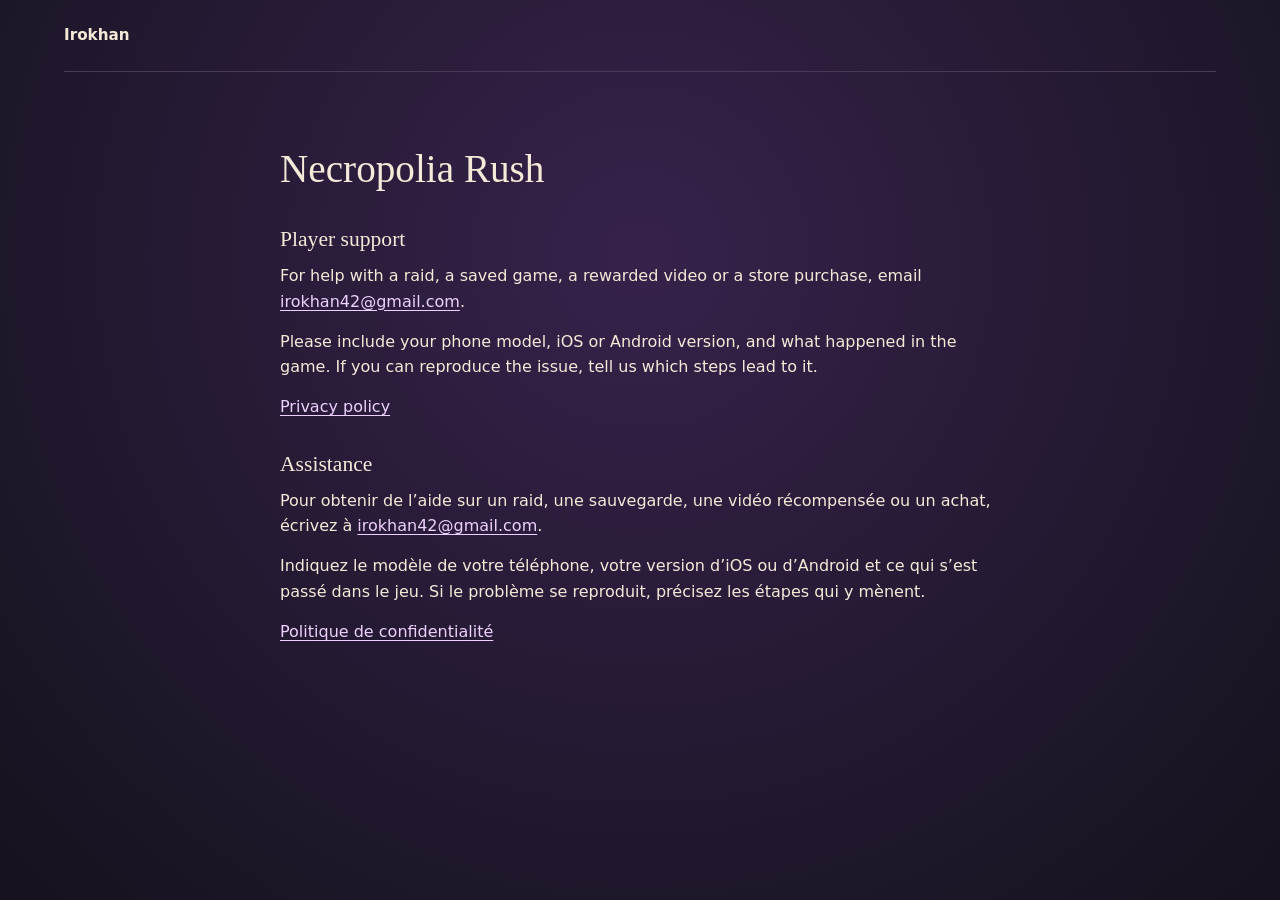
<file: support.html>
<!doctype html>
<html lang="en">
<head>
  <meta charset="utf-8">
  <meta name="viewport" content="width=device-width, initial-scale=1">
  <title>Necropolia Rush · Player support / Assistance</title>
  <link rel="stylesheet" href="styles.css">
</head>
<body>
  <header class="site-header"><a class="brand" href="./">Irokhan</a></header>
  <main class="policy">
    <h1>Necropolia Rush</h1>
    <section aria-labelledby="support"><h2 id="support">Player support</h2>
      <p>For help with a raid, a saved game, a rewarded video or a store purchase, email <a href="mailto:irokhan42@gmail.com?subject=Necropolia%20Rush%20support">irokhan42@gmail.com</a>.</p>
      <p>Please include your phone model, iOS or Android version, and what happened in the game. If you can reproduce the issue, tell us which steps lead to it.</p>
      <p><a href="privacy.html?lang=en">Privacy policy</a></p>
    </section>
    <section lang="fr" aria-labelledby="assistance"><h2 id="assistance">Assistance</h2>
      <p>Pour obtenir de l’aide sur un raid, une sauvegarde, une vidéo récompensée ou un achat, écrivez à <a href="mailto:irokhan42@gmail.com?subject=Assistance%20Necropolia%20Rush">irokhan42@gmail.com</a>.</p>
      <p>Indiquez le modèle de votre téléphone, votre version d’iOS ou d’Android et ce qui s’est passé dans le jeu. Si le problème se reproduit, précisez les étapes qui y mènent.</p>
      <p><a href="privacy.html?lang=fr">Politique de confidentialité</a></p>
    </section>
  </main>
</body>
</html>
</file>
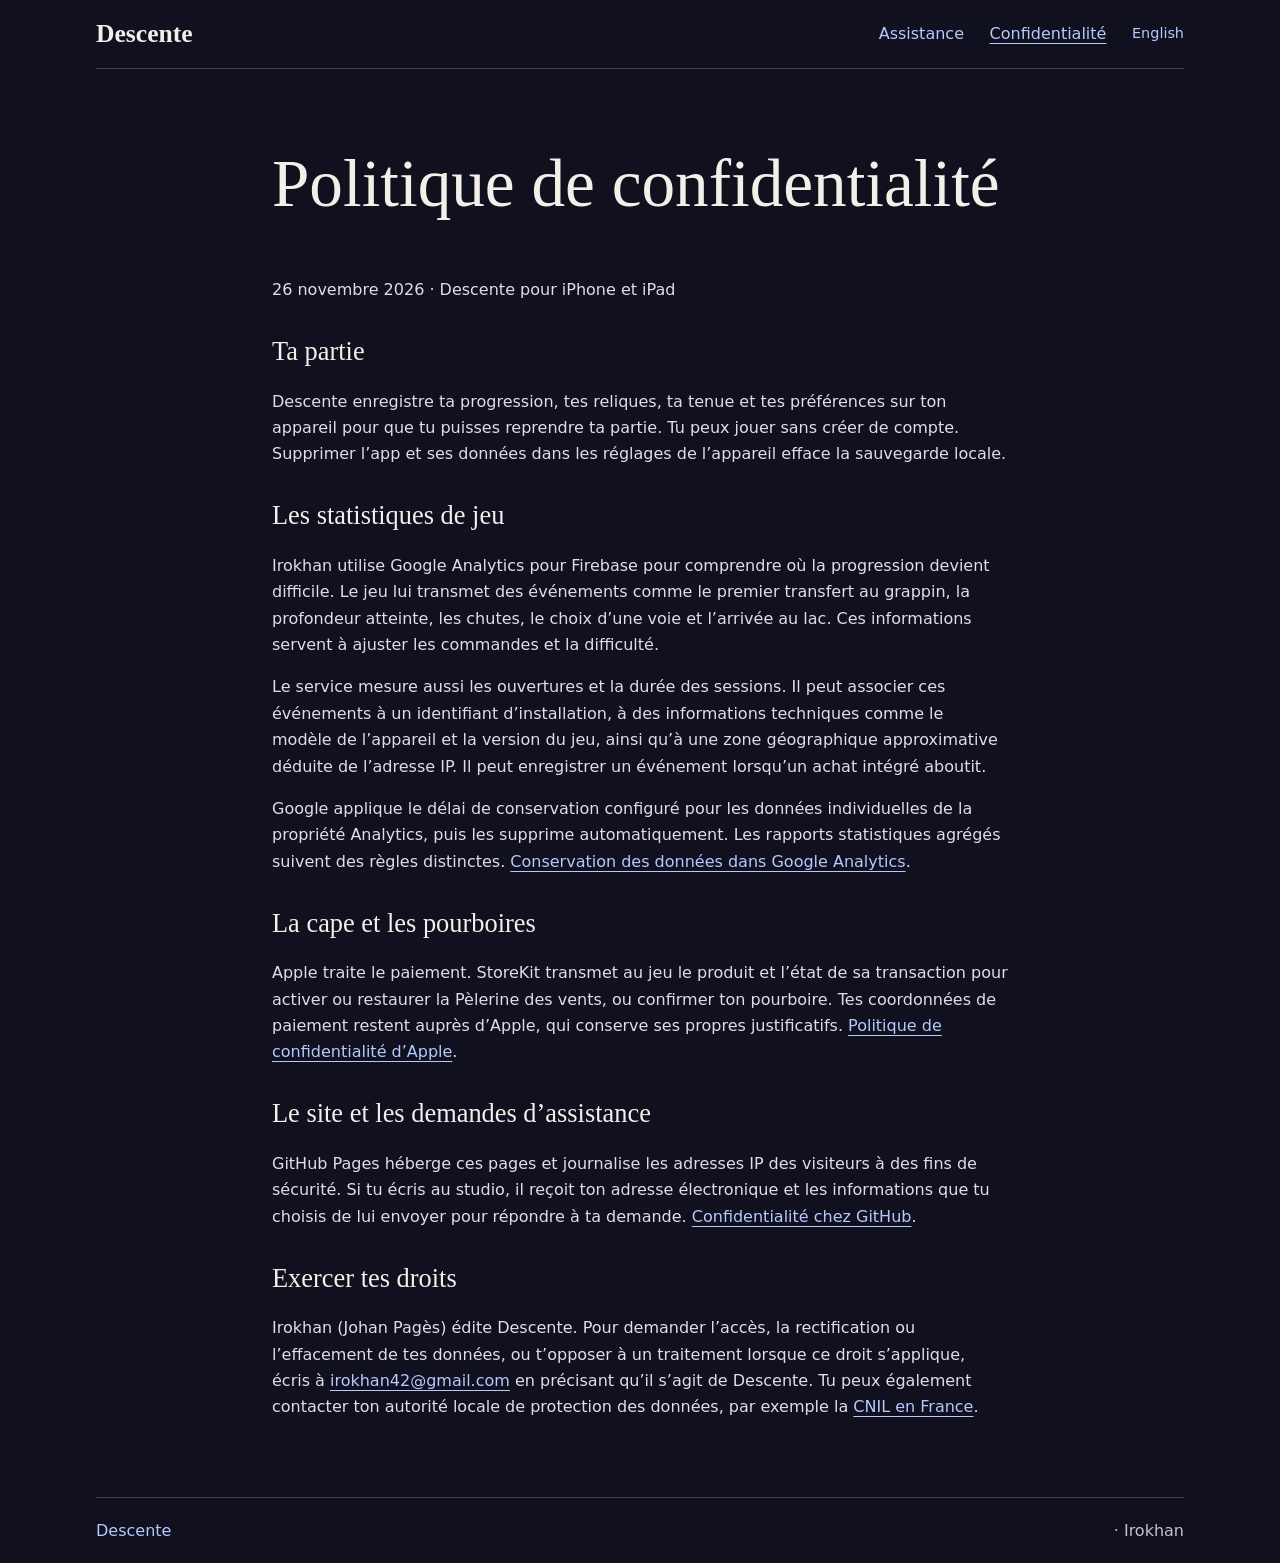
<file: descente/privacy.html>
<!doctype html>
<html lang="fr">
<head>
<meta charset="utf-8">
<meta name="viewport" content="width=device-width,initial-scale=1">
<title>Confidentialité · Descente · Irokhan</title>
<link rel="stylesheet" href="assets/site.css">
<link rel="alternate" hreflang="en" href="en/privacy.html">
</head>
<body>
<header class="wrap"><a class="brand" href="index.html">Descente</a><nav aria-label="Navigation principale">
<a href="support.html">Assistance</a>
<a href="privacy.html" aria-current="page">Confidentialité</a>
<a class="language" lang="en" hreflang="en" href="en/privacy.html">English</a>
</nav></header>
<main class="wrap"><article class="article"><h1>Politique de confidentialité</h1>
<p><time datetime="2026-11-26">26 novembre 2026</time> · Descente pour iPhone et iPad</p>
<h2>Ta partie</h2>
<p>Descente enregistre ta progression, tes reliques, ta tenue et tes préférences sur ton appareil pour que tu puisses reprendre ta partie. Tu peux jouer sans créer de compte. Supprimer l’app et ses données dans les réglages de l’appareil efface la sauvegarde locale.</p>
<h2>Les statistiques de jeu</h2>
<p>Irokhan utilise Google Analytics pour Firebase pour comprendre où la progression devient difficile. Le jeu lui transmet des événements comme le premier transfert au grappin, la profondeur atteinte, les chutes, le choix d’une voie et l’arrivée au lac. Ces informations servent à ajuster les commandes et la difficulté.</p>
<p>Le service mesure aussi les ouvertures et la durée des sessions. Il peut associer ces événements à un identifiant d’installation, à des informations techniques comme le modèle de l’appareil et la version du jeu, ainsi qu’à une zone géographique approximative déduite de l’adresse IP. Il peut enregistrer un événement lorsqu’un achat intégré aboutit.</p>
<p>Google applique le délai de conservation configuré pour les données individuelles de la propriété Analytics, puis les supprime automatiquement. Les rapports statistiques agrégés suivent des règles distinctes. <a href="https://support.google.com/analytics/answer/7667196?hl=fr">Conservation des données dans Google Analytics</a>.</p>
<h2>La cape et les pourboires</h2>
<p>Apple traite le paiement. StoreKit transmet au jeu le produit et l’état de sa transaction pour activer ou restaurer la Pèlerine des vents, ou confirmer ton pourboire. Tes coordonnées de paiement restent auprès d’Apple, qui conserve ses propres justificatifs. <a href="https://www.apple.com/legal/privacy/fr-ww/">Politique de confidentialité d’Apple</a>.</p>
<h2>Le site et les demandes d’assistance</h2>
<p>GitHub Pages héberge ces pages et journalise les adresses IP des visiteurs à des fins de sécurité. Si tu écris au studio, il reçoit ton adresse électronique et les informations que tu choisis de lui envoyer pour répondre à ta demande. <a href="https://docs.github.com/fr/site-policy/privacy-policies/github-general-privacy-statement">Confidentialité chez GitHub</a>.</p>
<h2>Exercer tes droits</h2>
<p>Irokhan (Johan Pagès) édite Descente. Pour demander l’accès, la rectification ou l’effacement de tes données, ou t’opposer à un traitement lorsque ce droit s’applique, écris à <a href="mailto:irokhan42@gmail.com?subject=Descente%20%E2%80%94%20Confidentialit%C3%A9">irokhan42@gmail.com</a> en précisant qu’il s’agit de Descente. Tu peux également contacter ton autorité locale de protection des données, par exemple la <a href="https://www.cnil.fr/fr/plaintes">CNIL en France</a>.</p>
</article></main>
<footer class="wrap"><a href="index.html">Descente</a> · Irokhan</footer>
</body>
</html>
</file>
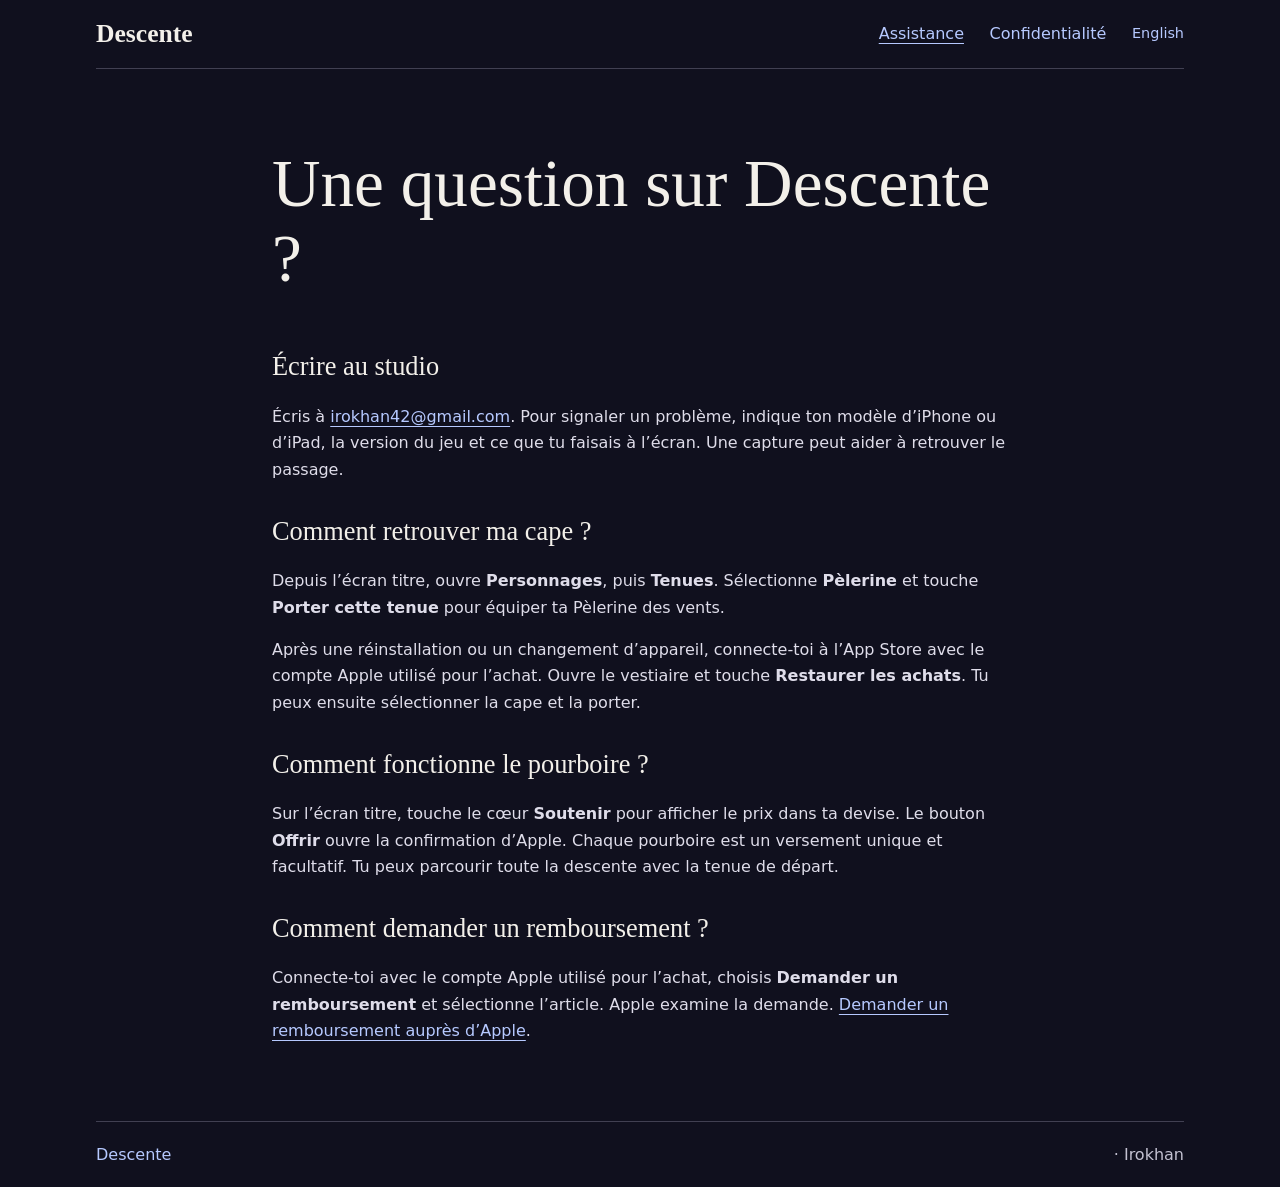
<file: descente/support.html>
<!doctype html>
<html lang="fr">
<head>
<meta charset="utf-8">
<meta name="viewport" content="width=device-width,initial-scale=1">
<title>Assistance · Descente · Irokhan</title>
<link rel="stylesheet" href="assets/site.css">
<link rel="alternate" hreflang="en" href="en/support.html">
</head>
<body>
<header class="wrap"><a class="brand" href="index.html">Descente</a><nav aria-label="Navigation principale">
<a href="support.html" aria-current="page">Assistance</a>
<a href="privacy.html">Confidentialité</a>
<a class="language" lang="en" hreflang="en" href="en/support.html">English</a>
</nav></header>
<main class="wrap"><article class="article"><h1>Une question sur Descente ?</h1>
<h2>Écrire au studio</h2>
<p>Écris à <a href="mailto:irokhan42@gmail.com?subject=Descente%20%E2%80%94%20Assistance">irokhan42@gmail.com</a>. Pour signaler un problème, indique ton modèle d’iPhone ou d’iPad, la version du jeu et ce que tu faisais à l’écran. Une capture peut aider à retrouver le passage.</p>
<h2>Comment retrouver ma cape&nbsp;?</h2>
<p>Depuis l’écran titre, ouvre <strong>Personnages</strong>, puis <strong>Tenues</strong>. Sélectionne <strong>Pèlerine</strong> et touche <strong>Porter cette tenue</strong> pour équiper ta Pèlerine des vents.</p>
<p>Après une réinstallation ou un changement d’appareil, connecte-toi à l’App Store avec le compte Apple utilisé pour l’achat. Ouvre le vestiaire et touche <strong>Restaurer les achats</strong>. Tu peux ensuite sélectionner la cape et la porter.</p>
<h2>Comment fonctionne le pourboire&nbsp;?</h2>
<p>Sur l’écran titre, touche le cœur <strong>Soutenir</strong> pour afficher le prix dans ta devise. Le bouton <strong>Offrir</strong> ouvre la confirmation d’Apple. Chaque pourboire est un versement unique et facultatif. Tu peux parcourir toute la descente avec la tenue de départ.</p>
<h2>Comment demander un remboursement&nbsp;?</h2>
<p>Connecte-toi avec le compte Apple utilisé pour l’achat, choisis <strong>Demander un remboursement</strong> et sélectionne l’article. Apple examine la demande. <a href="https://reportaproblem.apple.com/">Demander un remboursement auprès d’Apple</a>.</p>
</article></main>
<footer class="wrap"><a href="index.html">Descente</a> · Irokhan</footer>
</body>
</html>
</file>
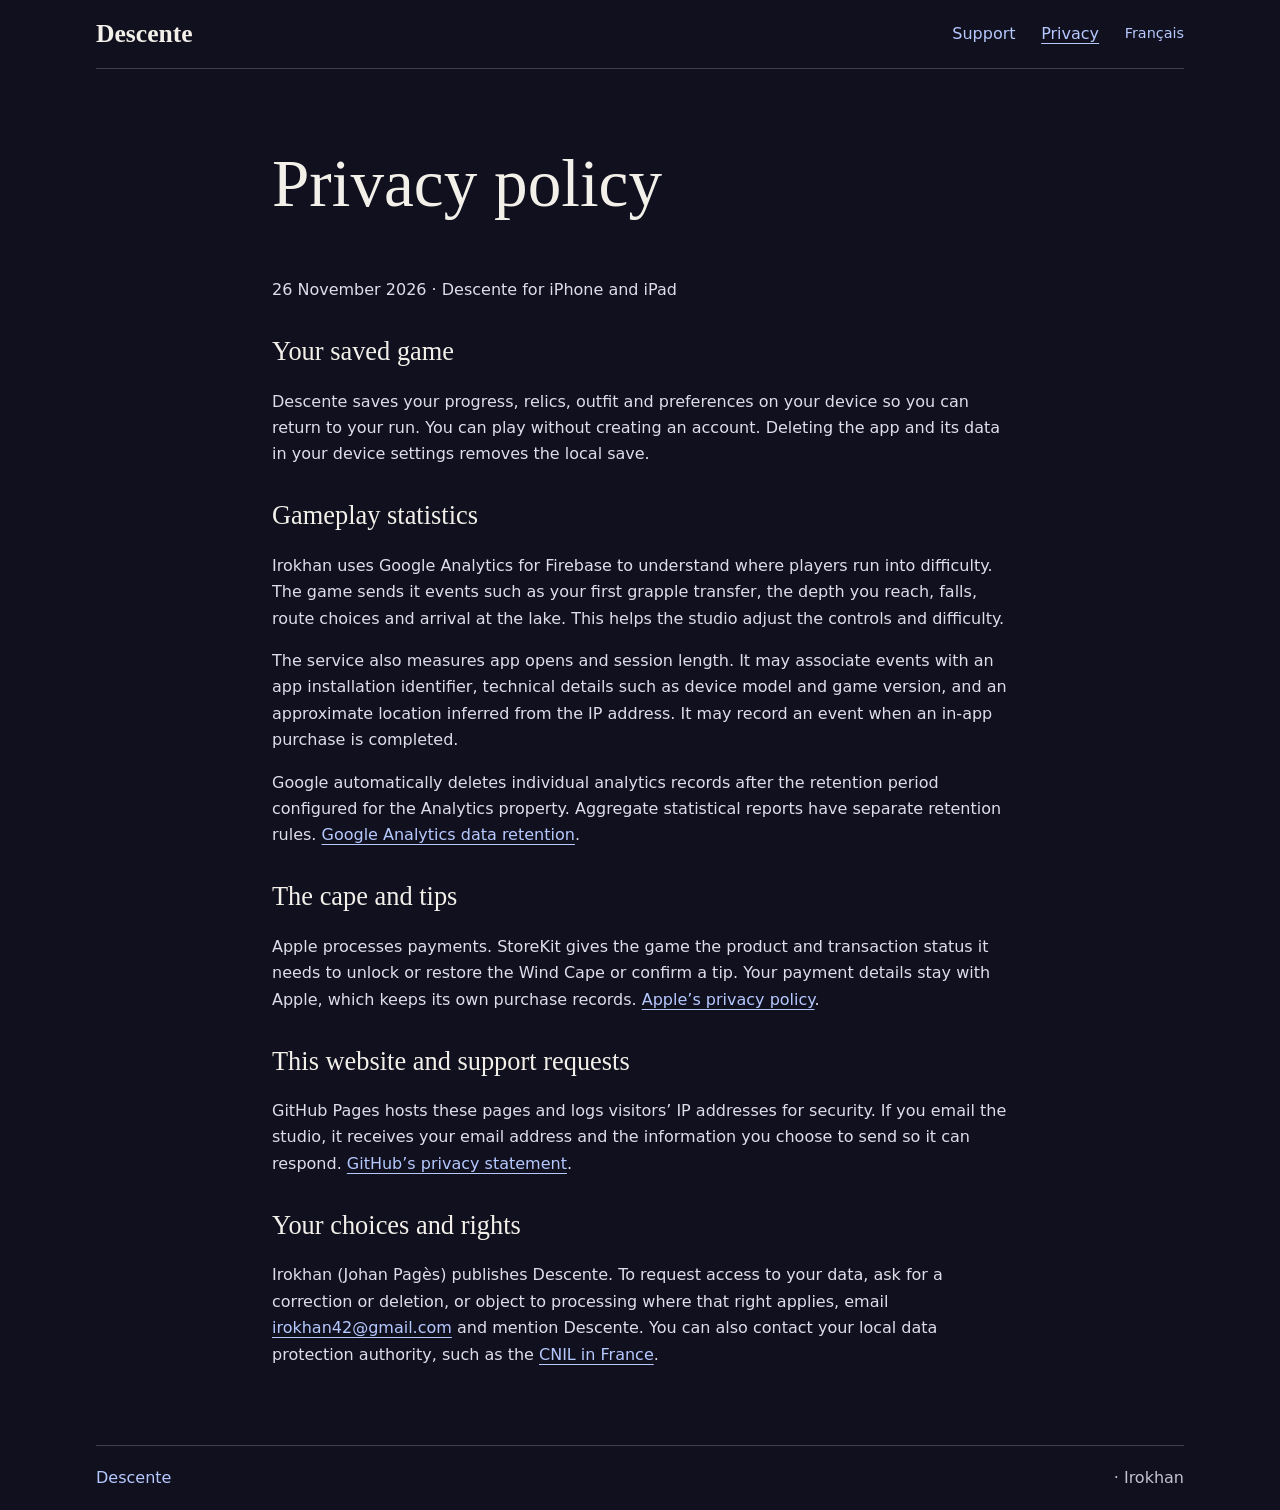
<file: descente/en/privacy.html>
<!doctype html>
<html lang="en">
<head>
<meta charset="utf-8">
<meta name="viewport" content="width=device-width,initial-scale=1">
<title>Privacy · Descente · Irokhan</title>
<link rel="stylesheet" href="../assets/site.css">
<link rel="alternate" hreflang="fr" href="../privacy.html">
</head>
<body>
<header class="wrap"><a class="brand" href="index.html">Descente</a><nav aria-label="Main navigation">
<a href="support.html">Support</a>
<a href="privacy.html" aria-current="page">Privacy</a>
<a class="language" lang="fr" hreflang="fr" href="../privacy.html">Français</a>
</nav></header>
<main class="wrap"><article class="article"><h1>Privacy policy</h1>
<p><time datetime="2026-11-26">26 November 2026</time> · Descente for iPhone and iPad</p>
<h2>Your saved game</h2>
<p>Descente saves your progress, relics, outfit and preferences on your device so you can return to your run. You can play without creating an account. Deleting the app and its data in your device settings removes the local save.</p>
<h2>Gameplay statistics</h2>
<p>Irokhan uses Google Analytics for Firebase to understand where players run into difficulty. The game sends it events such as your first grapple transfer, the depth you reach, falls, route choices and arrival at the lake. This helps the studio adjust the controls and difficulty.</p>
<p>The service also measures app opens and session length. It may associate events with an app installation identifier, technical details such as device model and game version, and an approximate location inferred from the IP address. It may record an event when an in-app purchase is completed.</p>
<p>Google automatically deletes individual analytics records after the retention period configured for the Analytics property. Aggregate statistical reports have separate retention rules. <a href="https://support.google.com/analytics/answer/7667196?hl=en">Google Analytics data retention</a>.</p>
<h2>The cape and tips</h2>
<p>Apple processes payments. StoreKit gives the game the product and transaction status it needs to unlock or restore the Wind Cape or confirm a tip. Your payment details stay with Apple, which keeps its own purchase records. <a href="https://www.apple.com/legal/privacy/">Apple’s privacy policy</a>.</p>
<h2>This website and support requests</h2>
<p>GitHub Pages hosts these pages and logs visitors’ IP addresses for security. If you email the studio, it receives your email address and the information you choose to send so it can respond. <a href="https://docs.github.com/en/site-policy/privacy-policies/github-general-privacy-statement">GitHub’s privacy statement</a>.</p>
<h2>Your choices and rights</h2>
<p>Irokhan (Johan Pagès) publishes Descente. To request access to your data, ask for a correction or deletion, or object to processing where that right applies, email <a href="mailto:irokhan42@gmail.com?subject=Descente%20%E2%80%94%20Privacy">irokhan42@gmail.com</a> and mention Descente. You can also contact your local data protection authority, such as the <a href="https://www.cnil.fr/en/complaints">CNIL in France</a>.</p>
</article></main>
<footer class="wrap"><a href="index.html">Descente</a> · Irokhan</footer>
</body>
</html>
</file>
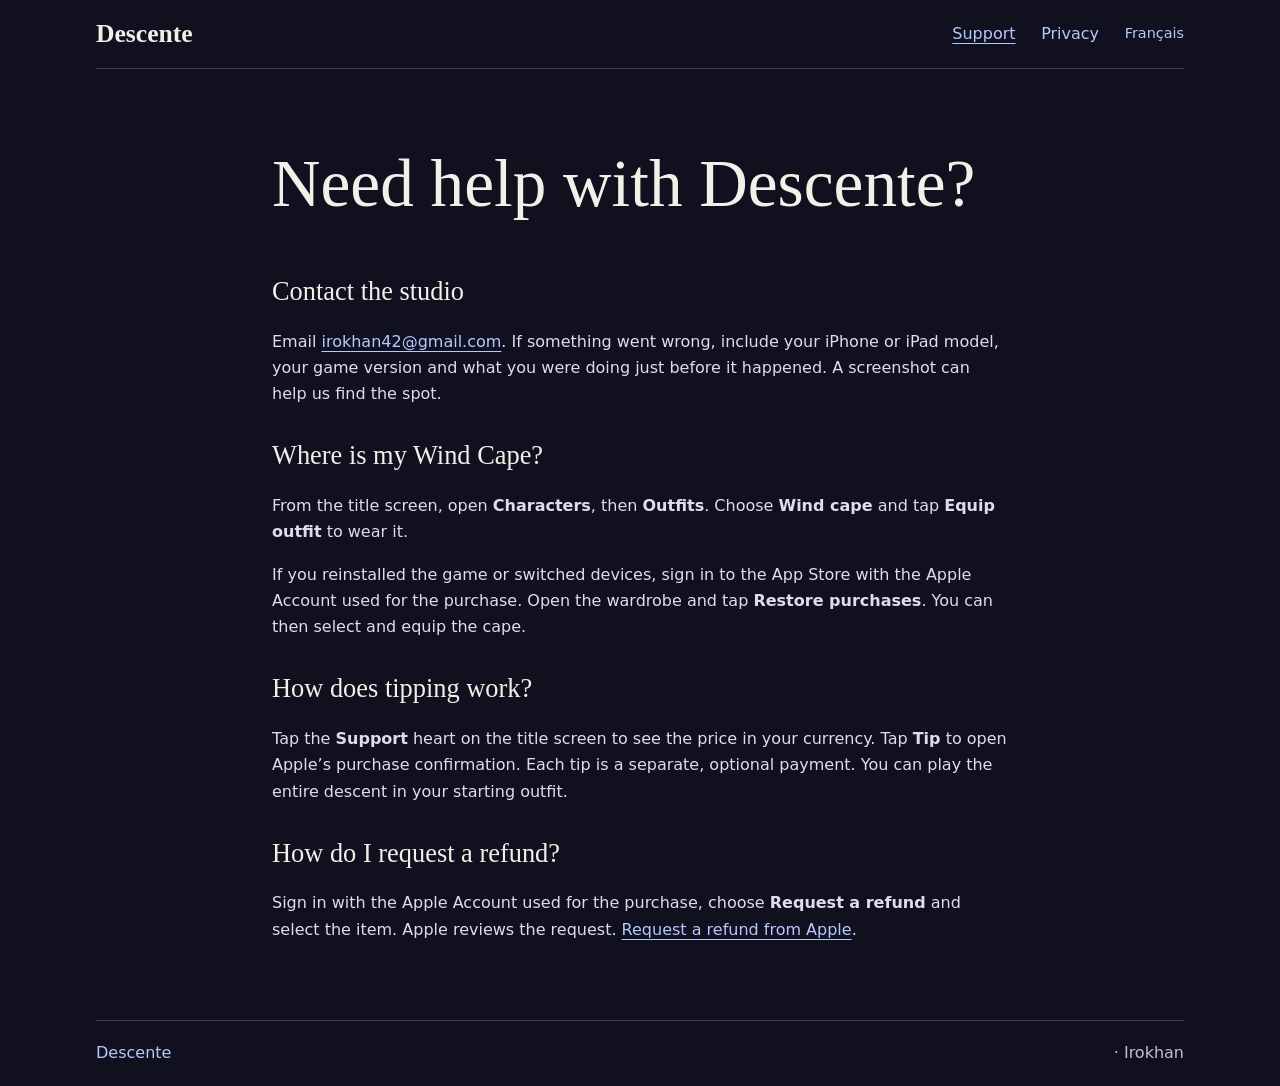
<file: descente/en/support.html>
<!doctype html>
<html lang="en">
<head>
<meta charset="utf-8">
<meta name="viewport" content="width=device-width,initial-scale=1">
<title>Support · Descente · Irokhan</title>
<link rel="stylesheet" href="../assets/site.css">
<link rel="alternate" hreflang="fr" href="../support.html">
</head>
<body>
<header class="wrap"><a class="brand" href="index.html">Descente</a><nav aria-label="Main navigation">
<a href="support.html" aria-current="page">Support</a>
<a href="privacy.html">Privacy</a>
<a class="language" lang="fr" hreflang="fr" href="../support.html">Français</a>
</nav></header>
<main class="wrap"><article class="article"><h1>Need help with Descente?</h1>
<h2>Contact the studio</h2>
<p>Email <a href="mailto:irokhan42@gmail.com?subject=Descente%20%E2%80%94%20Support">irokhan42@gmail.com</a>. If something went wrong, include your iPhone or iPad model, your game version and what you were doing just before it happened. A screenshot can help us find the spot.</p>
<h2>Where is my Wind Cape?</h2>
<p>From the title screen, open <strong>Characters</strong>, then <strong>Outfits</strong>. Choose <strong>Wind cape</strong> and tap <strong>Equip outfit</strong> to wear it.</p>
<p>If you reinstalled the game or switched devices, sign in to the App Store with the Apple Account used for the purchase. Open the wardrobe and tap <strong>Restore purchases</strong>. You can then select and equip the cape.</p>
<h2>How does tipping work?</h2>
<p>Tap the <strong>Support</strong> heart on the title screen to see the price in your currency. Tap <strong>Tip</strong> to open Apple’s purchase confirmation. Each tip is a separate, optional payment. You can play the entire descent in your starting outfit.</p>
<h2>How do I request a refund?</h2>
<p>Sign in with the Apple Account used for the purchase, choose <strong>Request a refund</strong> and select the item. Apple reviews the request. <a href="https://reportaproblem.apple.com/">Request a refund from Apple</a>.</p>
</article></main>
<footer class="wrap"><a href="index.html">Descente</a> · Irokhan</footer>
</body>
</html>
</file>
<file: styles.css>
:root {
  color-scheme: dark;
  background: #15121d;
  color: #f5ead8;
  font: 1rem/1.6 system-ui, sans-serif;
  --ink-muted: #d6c4de;
  --border: #493a57;
  --focus: #e0aafa;
}

* { box-sizing: border-box; }

body {
  min-height: 100svh;
  margin: 0;
  display: flex;
  flex-direction: column;
  background: radial-gradient(ellipse at 50% 16rem, #36224b 0, #15121d 56rem);
}

a { color: #eed1ff; text-underline-offset: .2em; }

:focus-visible {
  outline: 2px solid var(--focus);
  outline-offset: 3px;
}

.site-header, .site-footer {
  display: flex;
  align-items: center;
  justify-content: space-between;
  gap: .75rem 1.5rem;
  flex-wrap: wrap;
  width: min(72rem, calc(100% - 2.5rem));
  margin-inline: auto;
  padding: 1rem 0;
}

.site-header {
  min-height: 4.5rem;
  border-bottom: 1px solid var(--border);
}

.brand {
  color: inherit;
  font-size: .95rem;
  font-weight: 700;
  text-decoration: none;
}

label { margin-inline-end: .45rem; }

select {
  max-width: 100%;
  min-height: 2.75rem;
  padding: .35rem .65rem;
  color: inherit;
  background: #21192e;
  border: 1px solid #7f6396;
  border-radius: .4rem;
  font: inherit;
}

.home { flex: 1; }

.showcase {
  display: flex;
  align-items: center;
  justify-content: center;
  gap: clamp(2rem, 6vw, 6rem);
  padding: clamp(2rem, 5vw, 4rem) 1.25rem;
}

.trailer { width: min(100%, 17rem); margin: 0; }

.trailer video {
  display: block;
  width: 100%;
  height: auto;
  aspect-ratio: 9 / 16;
  border: 1px solid var(--border);
  border-radius: .65rem;
  background: #15121d;
}

.trailer figcaption {
  display: flex;
  justify-content: space-between;
  gap: .5rem;
  margin-top: .45rem;
  color: var(--ink-muted);
  font-size: .85rem;
}

.hero {
  display: grid;
  justify-items: center;
  min-width: 0;
  text-align: center;
}

.hero h1 {
  width: min(100%, 20.3125rem);
  margin: 0;
}

.hero h1 img {
  display: block;
  width: 100%;
  height: auto;
  image-rendering: pixelated;
}

.intro {
  max-width: 34ch;
  margin: 1.1rem 0 1.45rem;
  font: clamp(1.25rem, 3.4vw, 1.85rem)/1.35 Georgia, serif;
  text-wrap: balance;
}

.platforms {
  display: flex;
  justify-content: center;
  gap: .75rem;
  flex-wrap: wrap;
}

.platform {
  display: inline-flex;
  align-items: center;
  gap: .6rem;
  padding: .45rem .8rem;
  border: 1px solid var(--border);
  border-radius: .45rem;
  background: #21192e;
  font-size: .93rem;
}

.platform img { object-fit: contain; }

.release-status {
  margin: .5rem 0 0;
  color: var(--ink-muted);
  font-size: .84rem;
}

.gallery {
  --cards-per-page: 4;
  width: min(68rem, calc(100% - 2.5rem));
  margin: 0 auto clamp(2.75rem, 6vw, 4.5rem);
}

.carousel-viewport {
  display: grid;
  grid-auto-flow: column;
  grid-auto-columns: 100%;
  overflow-x: auto;
  scroll-snap-type: x mandatory;
  scrollbar-width: none;
}

.carousel-page {
  display: grid;
  grid-template-columns: repeat(var(--cards-per-page), minmax(0, 1fr));
  gap: clamp(.65rem, 2vw, 1.1rem);
  min-width: 0;
  scroll-snap-align: start;
}

.gallery img {
  display: block;
  width: 100%;
  height: auto;
  aspect-ratio: 9 / 16;
  border: 1px solid var(--border);
  border-radius: .65rem;
  background: #21192e;
}

.carousel-controls, .carousel-dots {
  display: flex;
  align-items: center;
  justify-content: center;
  gap: .25rem;
}

.carousel-controls {
  margin-top: .85rem;
  flex-wrap: wrap;
}

.carousel-button, .carousel-dot {
  padding: 0;
  color: inherit;
  cursor: pointer;
}

.carousel-button {
  display: grid;
  place-items: center;
  width: 2.75rem;
  height: 2.75rem;
  border: 1px solid var(--border);
  border-radius: .45rem;
  background: #21192e;
  font: 1.6rem/1 system-ui, sans-serif;
}

.carousel-button:hover { border-color: var(--focus); }
.carousel-rotation { font-size: 1rem; }

.carousel-dot {
  display: grid;
  place-items: center;
  width: 1.5rem;
  height: 2.75rem;
  border: 0;
  border-radius: .4rem;
  background: transparent;
}

.carousel-dot::after {
  width: .48rem;
  height: .48rem;
  border-radius: 50%;
  background: #917ba0;
  content: "";
}

.carousel-dot[aria-current="true"]::after { background: var(--focus); }

.site-footer {
  justify-content: center;
  border-top: 1px solid var(--border);
}

.policy {
  flex: 1;
  width: min(45rem, calc(100% - 2.5rem));
  margin: clamp(2rem, 7vw, 4.5rem) auto;
  overflow-wrap: anywhere;
}

.policy h1, .policy h2 {
  font-family: Georgia, serif;
  font-weight: 500;
  line-height: 1.3;
}

.policy h1 {
  margin: 0 0 .6rem;
  font-size: clamp(1.75rem, 5vw, 2.45rem);
}

.policy h2 {
  margin: 1.9rem 0 .6rem;
  font-size: 1.35rem;
}

.policy p { margin: 0 0 .9rem; }

.policy .revision { color: var(--ink-muted); }

@media (max-width: 52rem) {
  .gallery { --cards-per-page: 2; }
}

@media (max-width: 40rem) {
  .showcase { flex-direction: column; }
}

@media (max-width: 34rem) {
  .gallery {
    --cards-per-page: 1;
    width: min(18rem, calc(100% - 1rem));
  }

  .carousel-page img {
    width: min(100% - .75rem, 15.5rem);
    margin-inline: auto;
  }
}
</file>
<file: descente/assets/site.css>
:root{color-scheme:dark;--ink:#10101e;--paper:#f3f0ea;--muted:#c3c1d1;--link:#b6c9ff;font:100%/1.65 system-ui,sans-serif}*{box-sizing:border-box}body{margin:0;background:var(--ink);color:var(--paper)}a{color:var(--link);text-underline-offset:.24em}a:hover{color:white}a:focus-visible{outline:2px solid #ffbf73;outline-offset:4px}.wrap{width:min(68rem,91%);margin-inline:auto}header.wrap,footer.wrap{display:flex;flex-wrap:wrap;align-items:center;justify-content:space-between;gap:1rem;padding-block:1.2rem}header{border-bottom:1px solid #414052}header nav{display:flex;align-items:center;gap:clamp(.75rem,2vw,2rem);flex-wrap:wrap}header a,footer a{text-decoration:none}header [aria-current]{text-decoration:underline}.brand{color:var(--paper);font:bold 1.6rem Georgia,serif}.language{font-size:.9rem}.article{max-width:46rem;margin:clamp(2rem,6vw,5rem) auto}.article h1,h1,h2{font-family:Georgia,serif;line-height:1.12;font-weight:normal}.article h1{font-size:clamp(2.3rem,6vw,4.2rem)}.article h2{font-size:1.65rem;margin-top:2.1rem}.article p{color:#dfddea}.article a{overflow-wrap:anywhere}footer{border-top:1px solid #414052;color:var(--muted)}.hero{min-height:clamp(24rem,50vw,39rem);display:flex;align-items:end;padding:clamp(1.25rem,5vw,4rem);margin-top:1.5rem;background:linear-gradient(90deg,rgba(8,9,24,.86),transparent 78%),url('gouffre.webp') 64% center/cover}.hero h1{font-size:clamp(3.4rem,9vw,7.8rem);margin:0}.hero p{max-width:25rem;font-size:1.18rem}.copy{max-width:43rem;margin:3.5rem 0}.copy h2{font-size:clamp(2rem,4vw,3rem)}.gallery{display:grid;grid-template-columns:repeat(4,1fr);gap:1rem;margin:0 0 3rem}.gallery img{display:block;width:100%;height:auto}@media(max-width:650px){.gallery{grid-template-columns:repeat(2,1fr);gap:.65rem}.hero{background-position:67% center}.hero p{max-width:16rem}.wrap{width:92%}}

.trailer{margin:0 0 3rem;background:#090912;padding:clamp(1rem,3vw,2rem);text-align:center}.trailer h2{font-size:2rem}.trailer video{width:auto;max-width:100%;max-height:68vh;aspect-ratio:886/1920;background:black}
</file>
